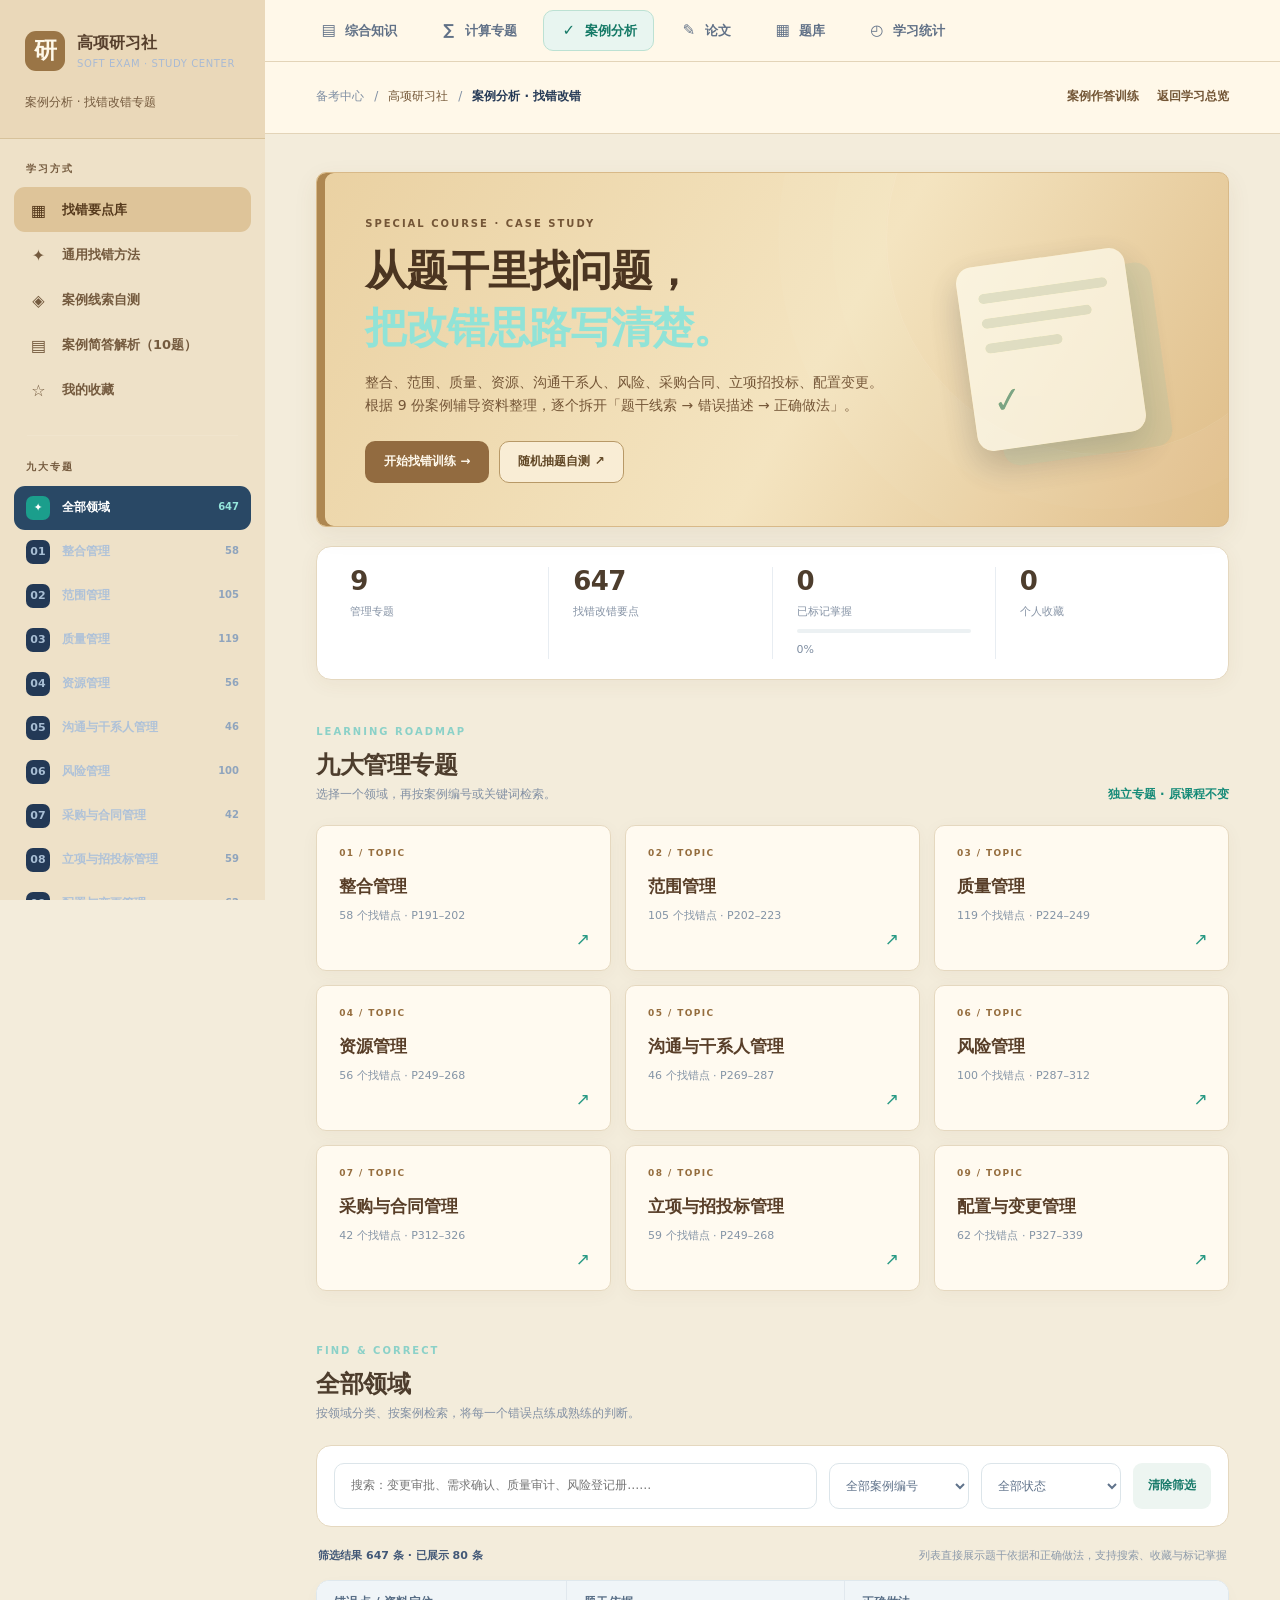
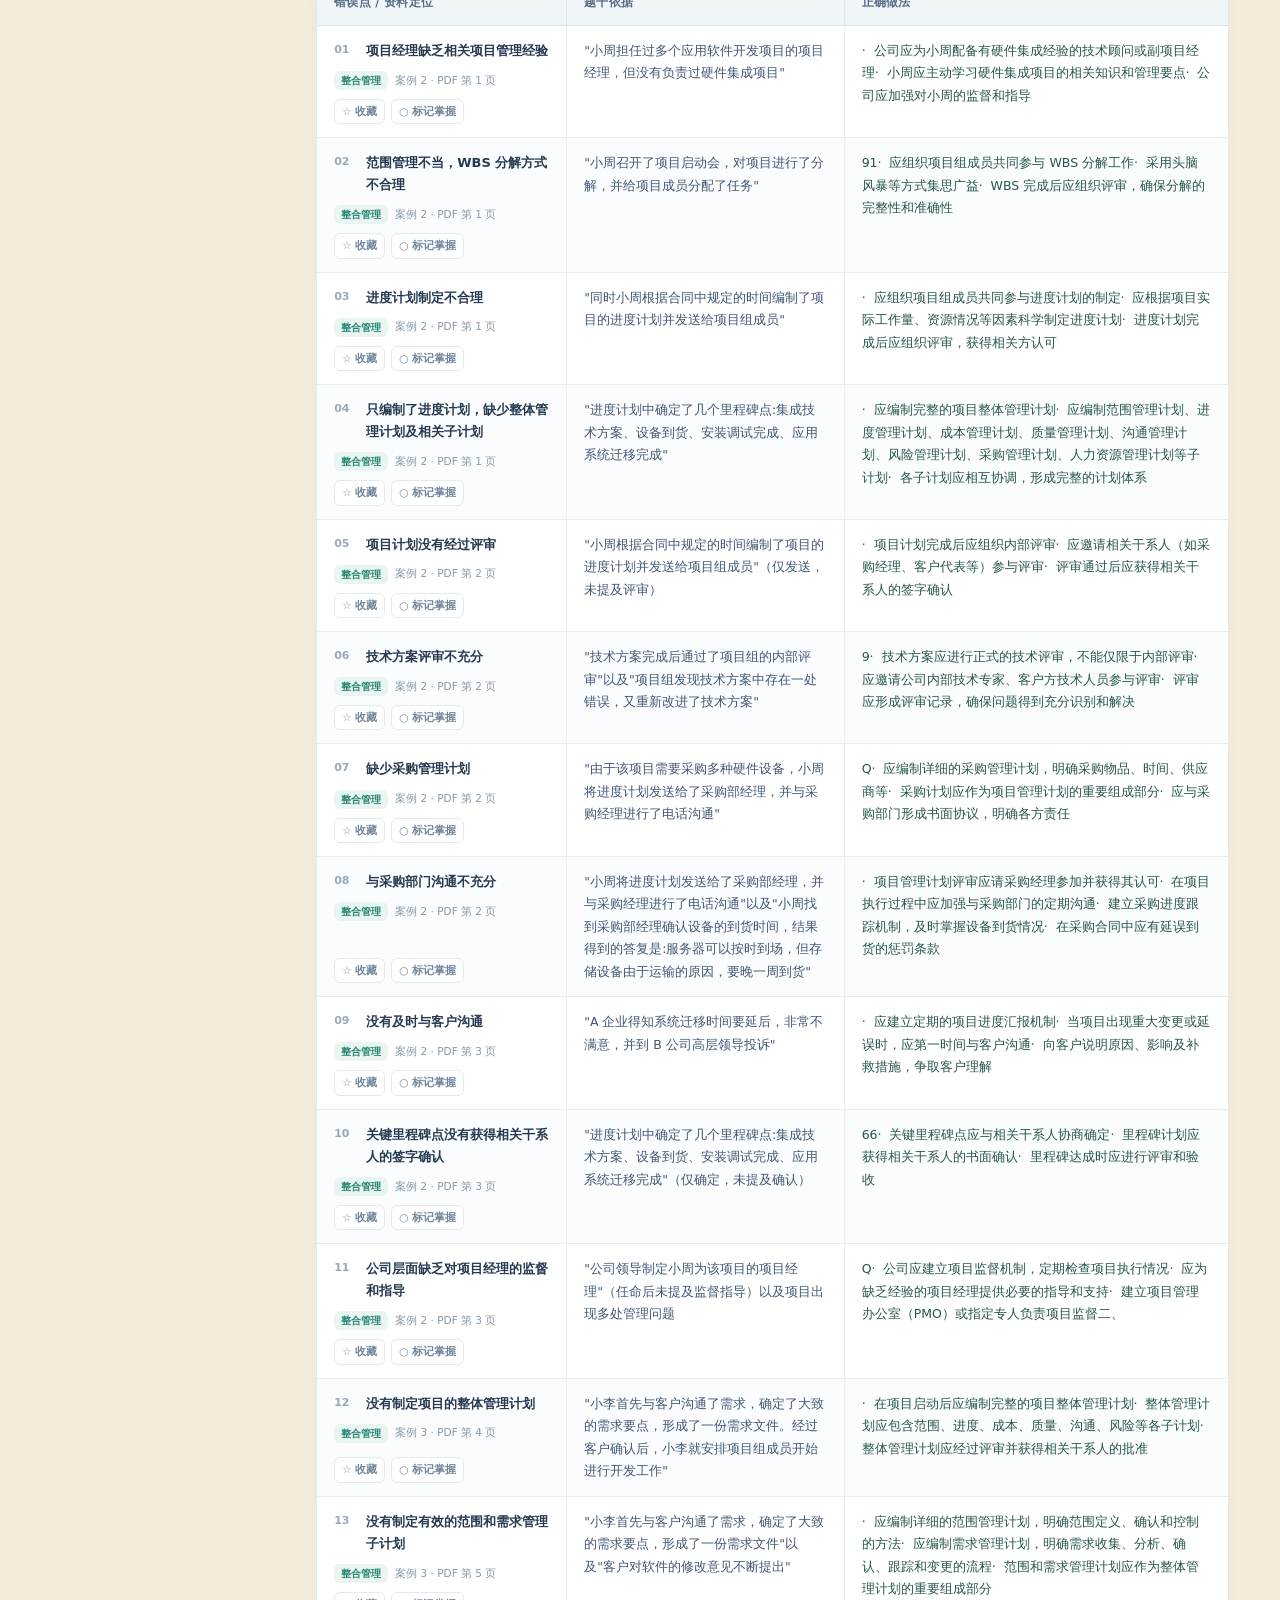
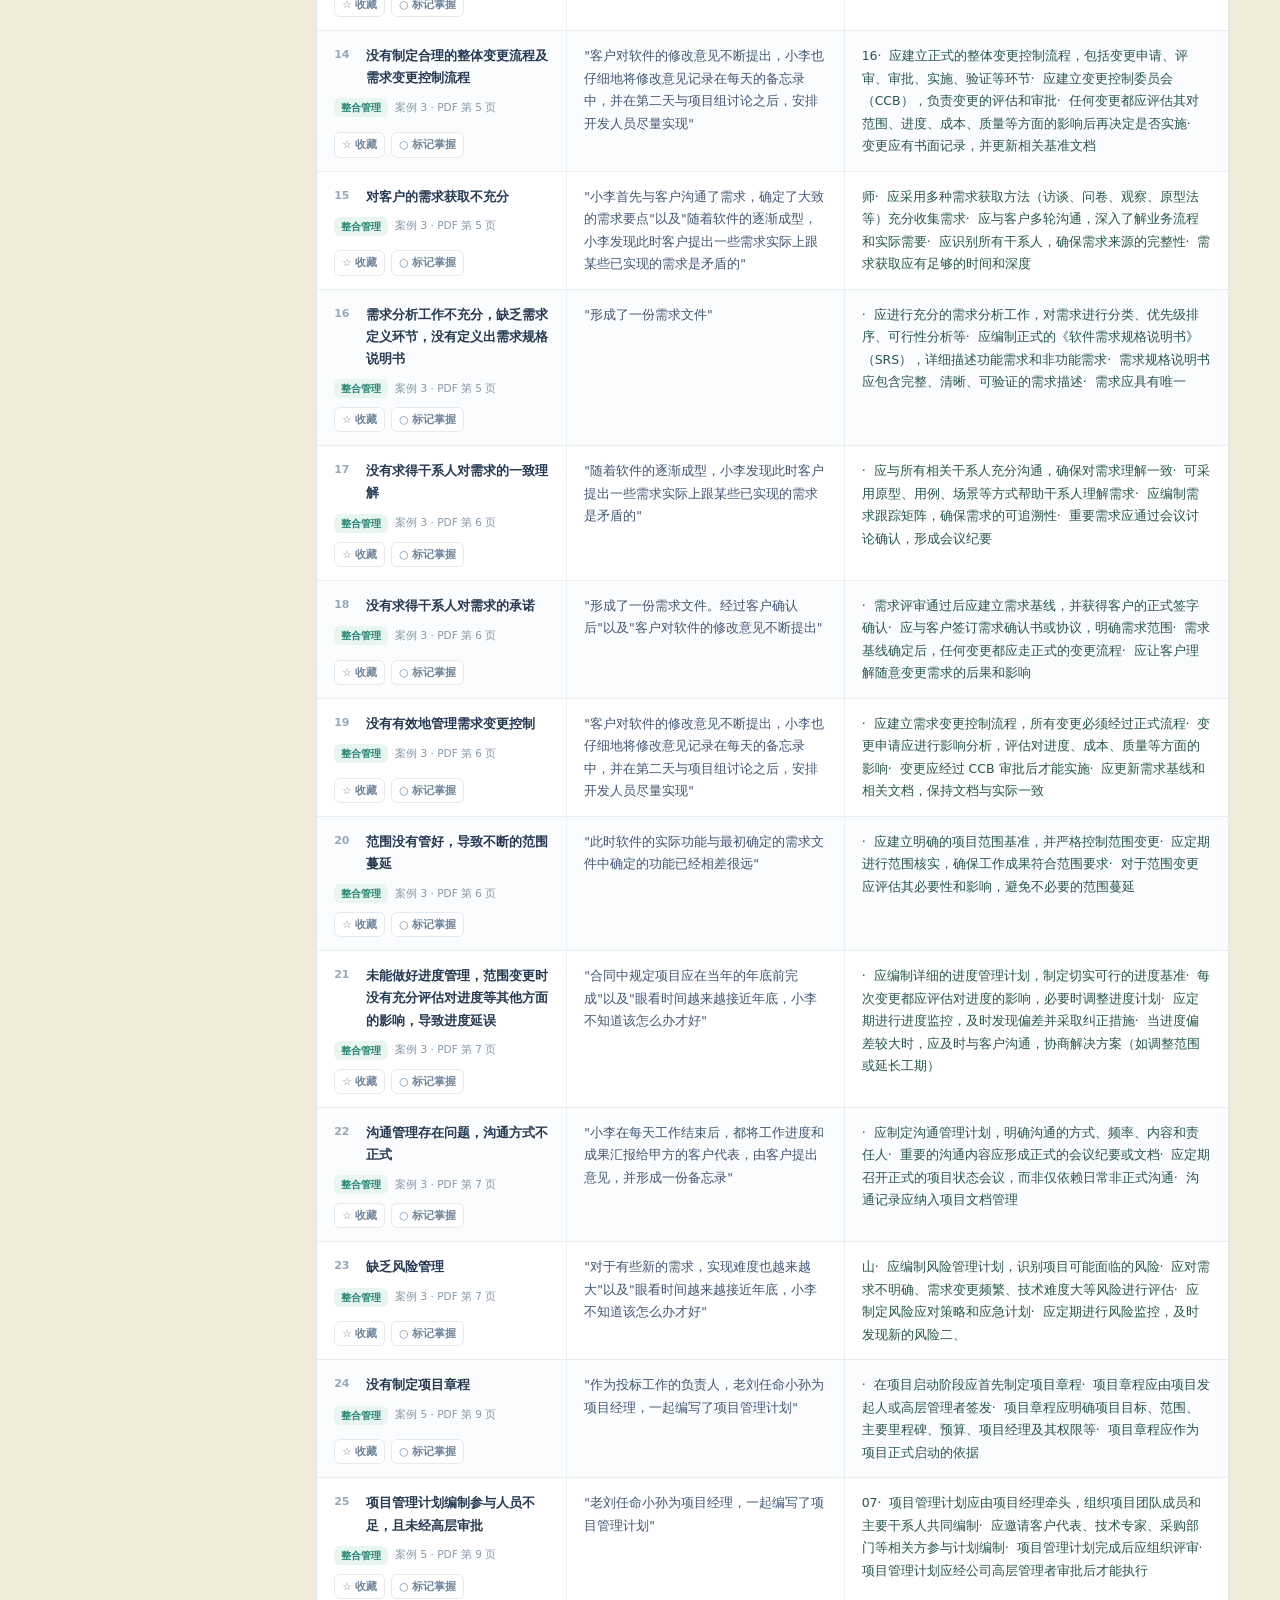
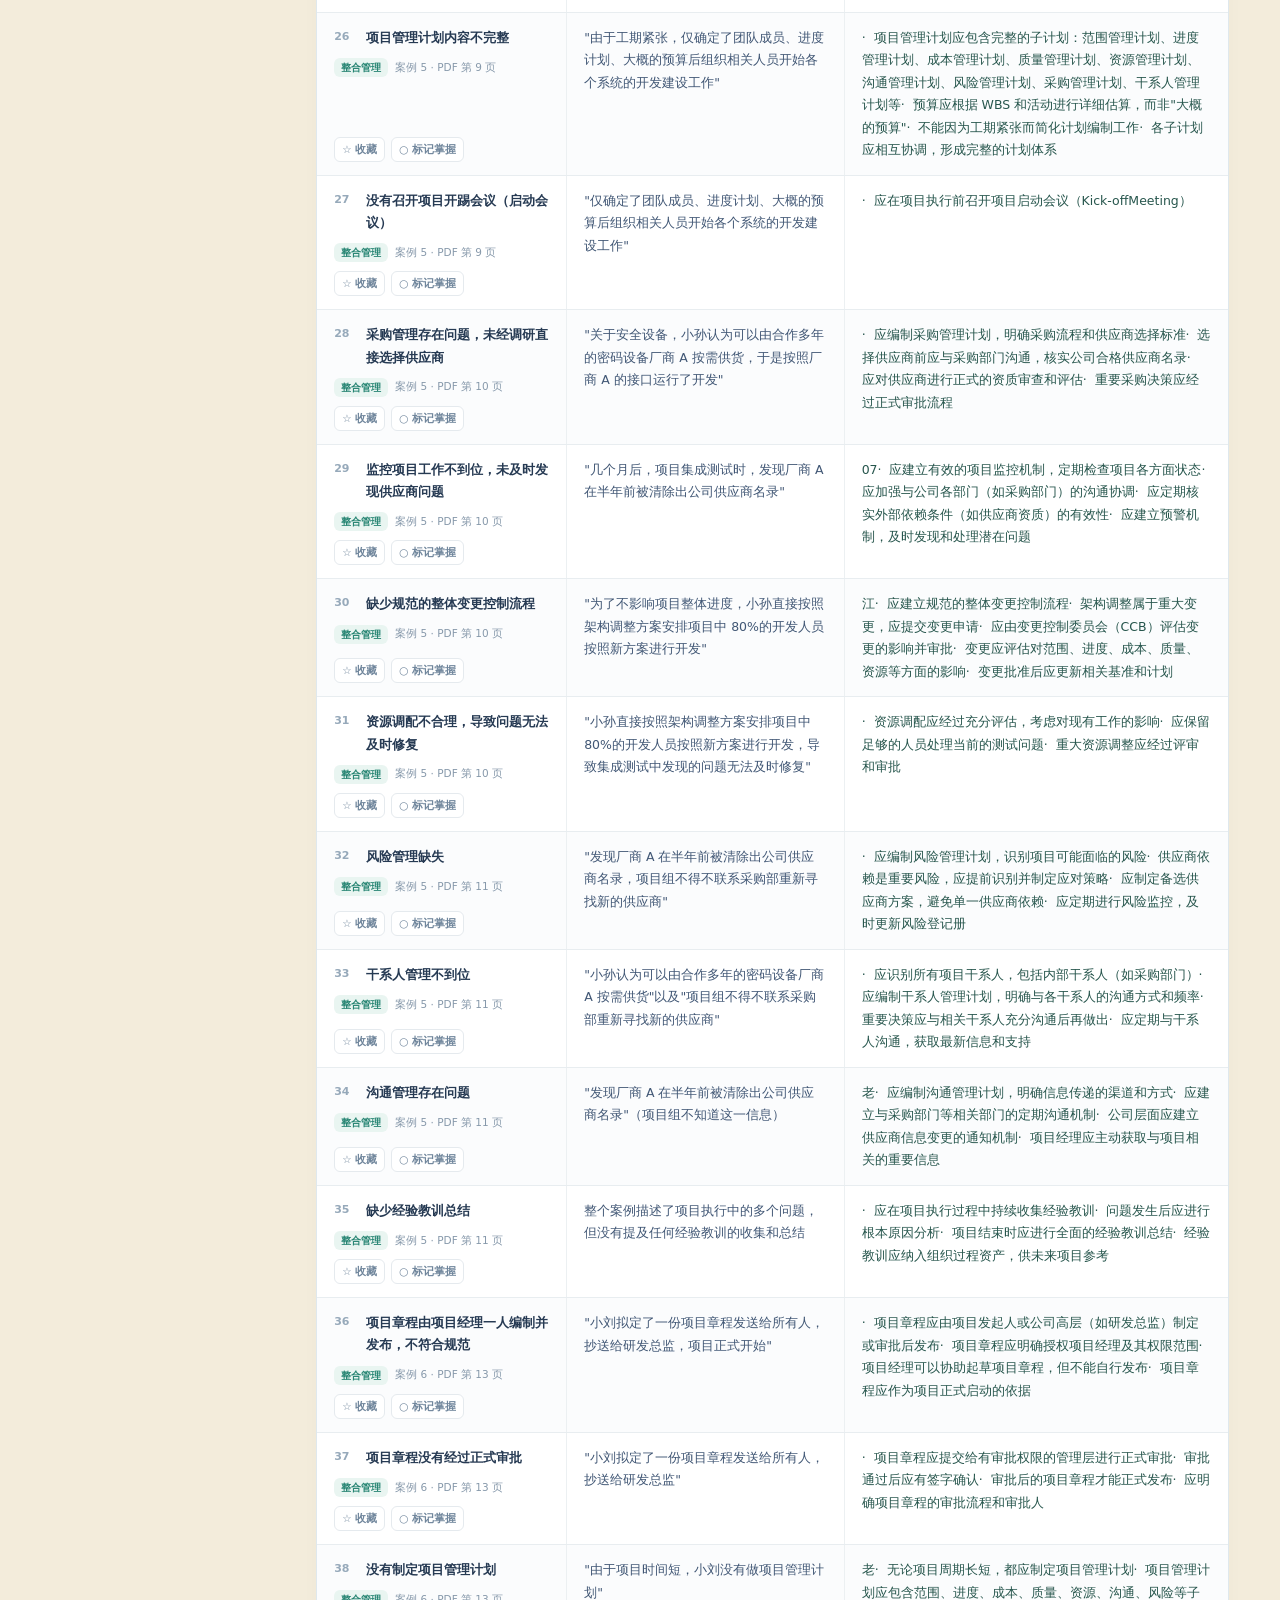
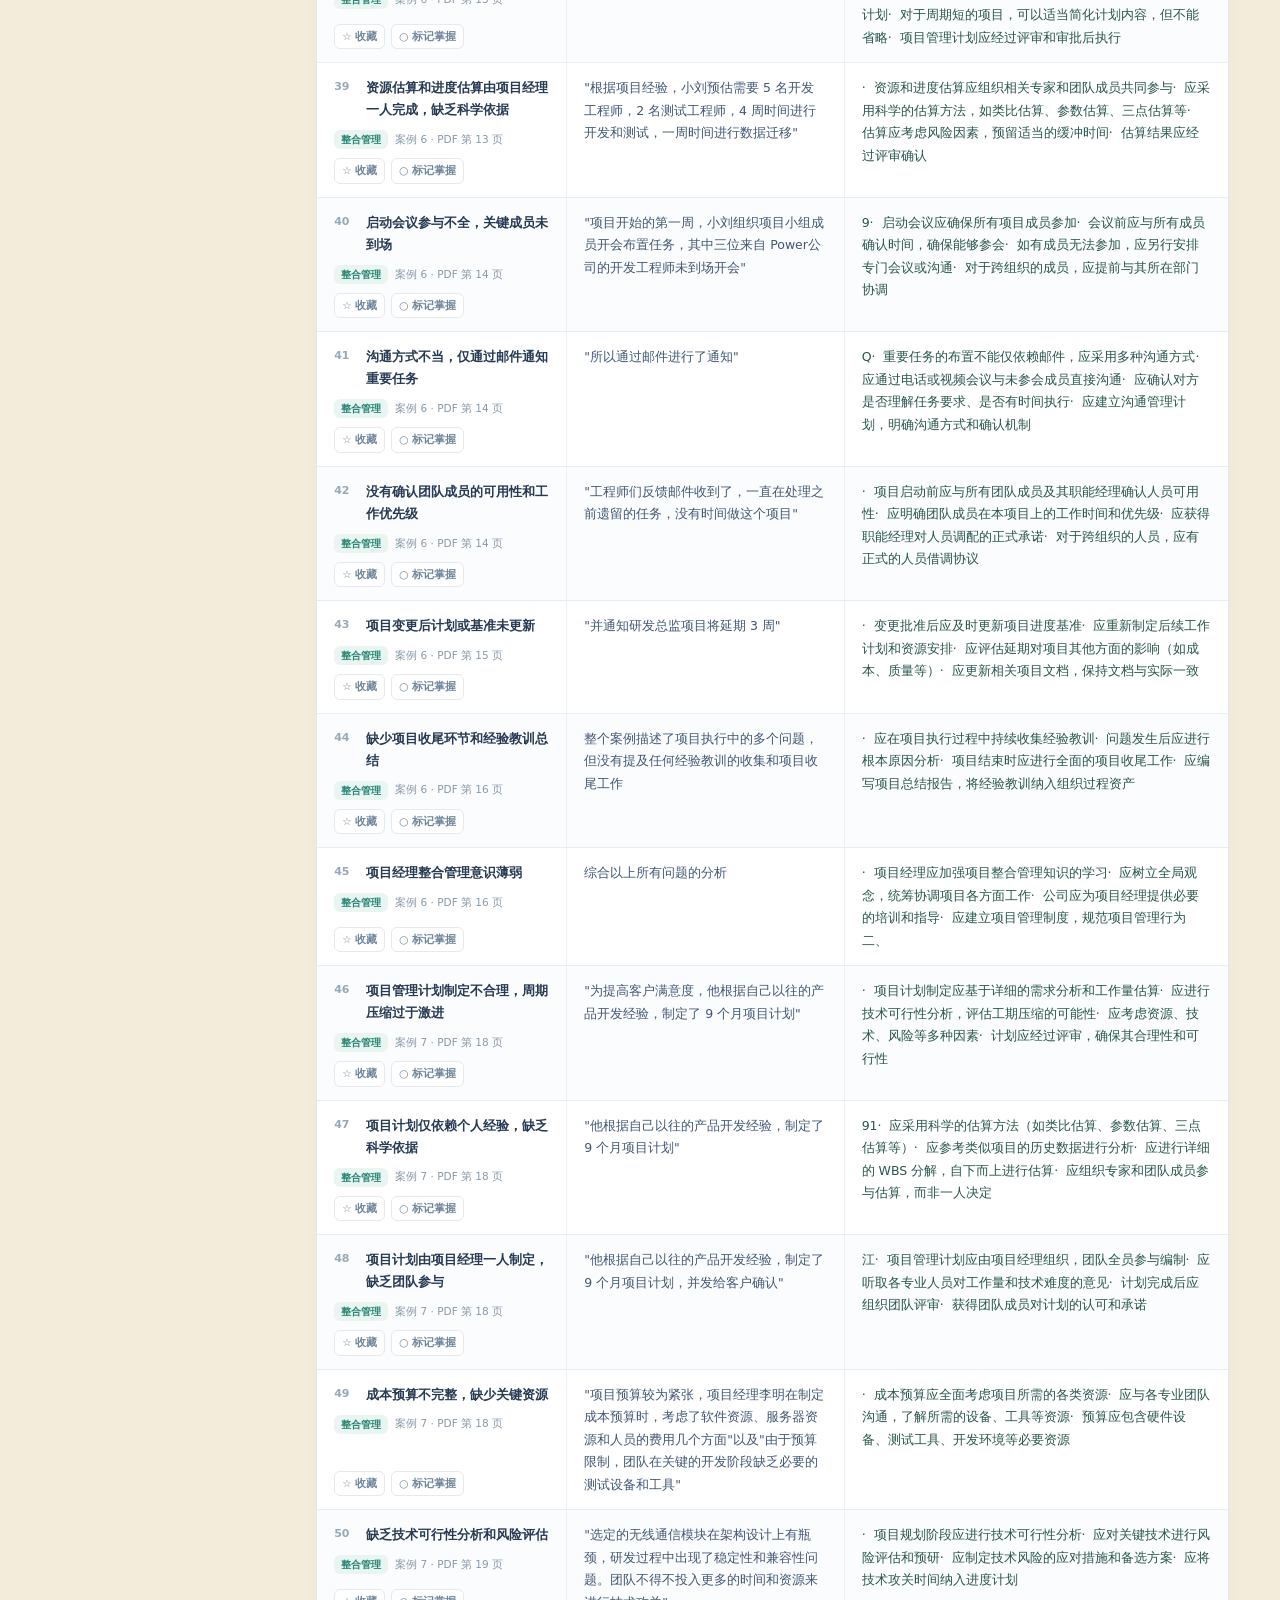
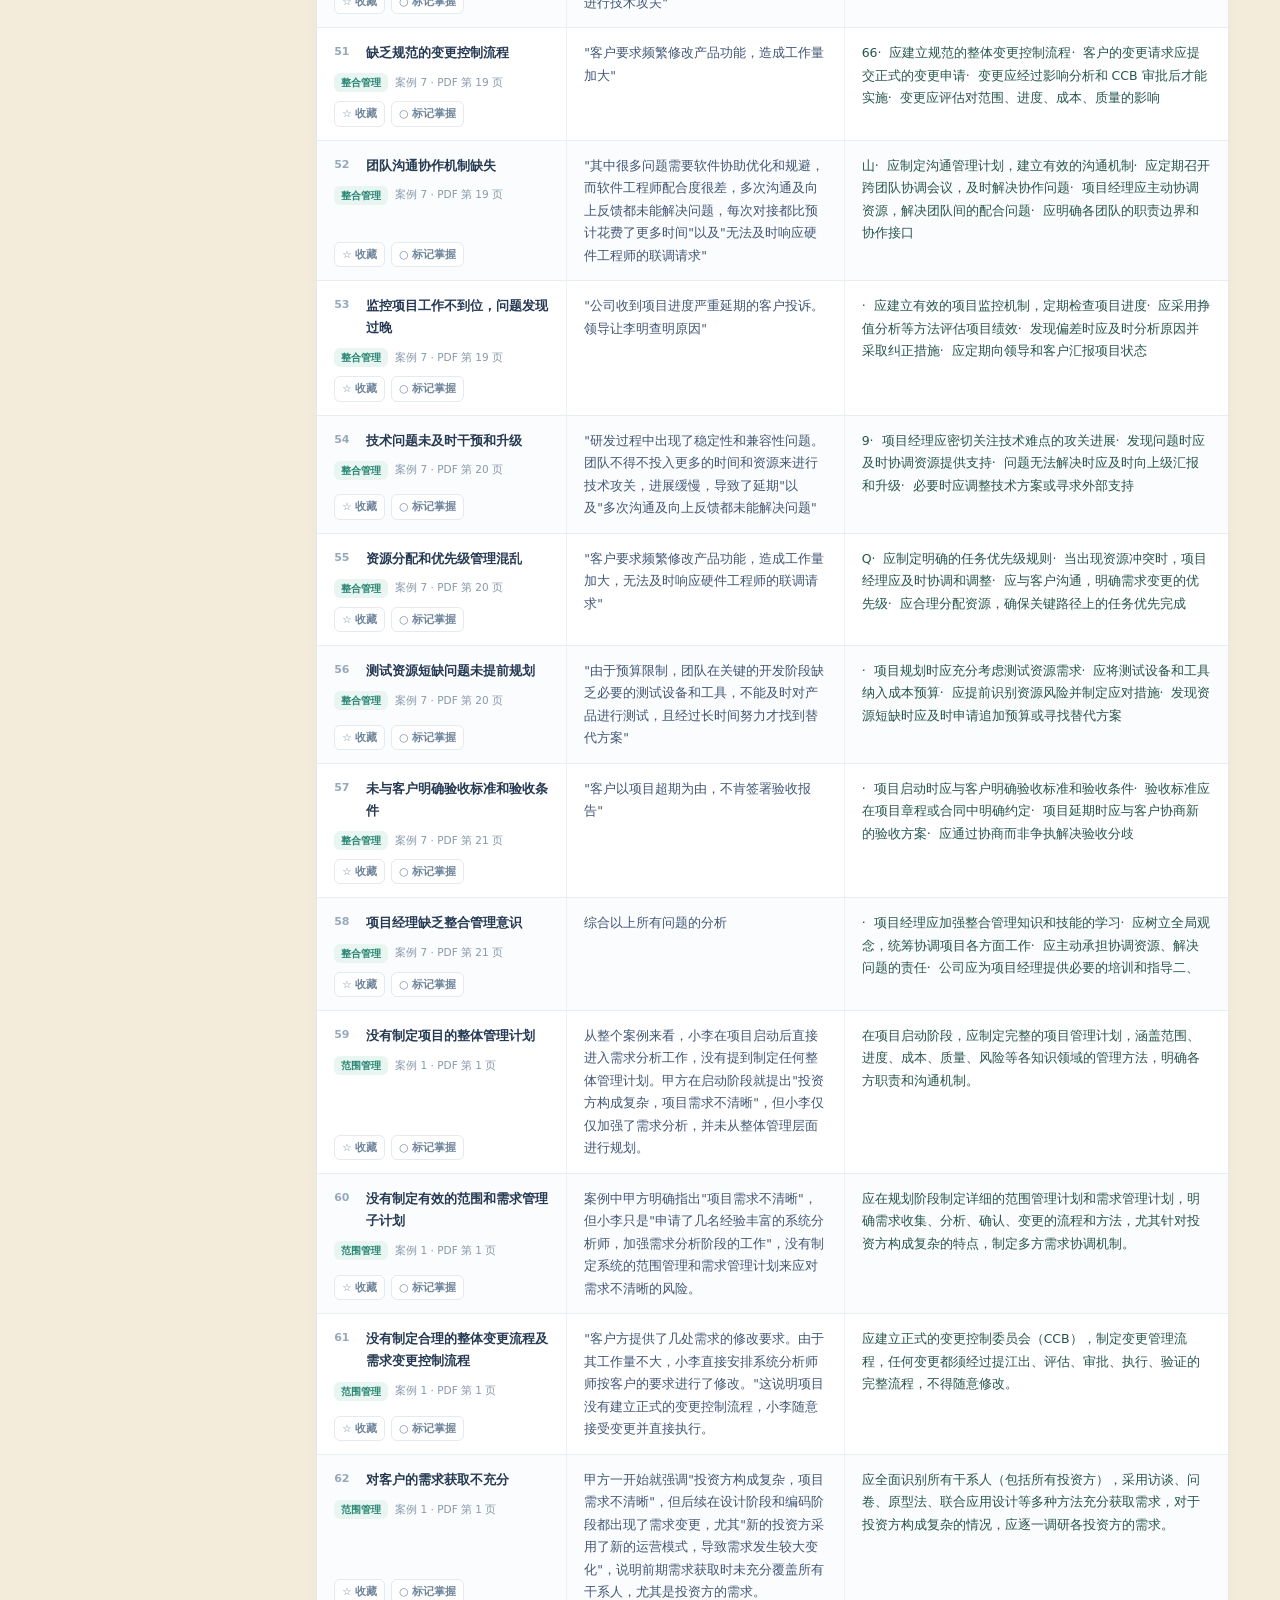
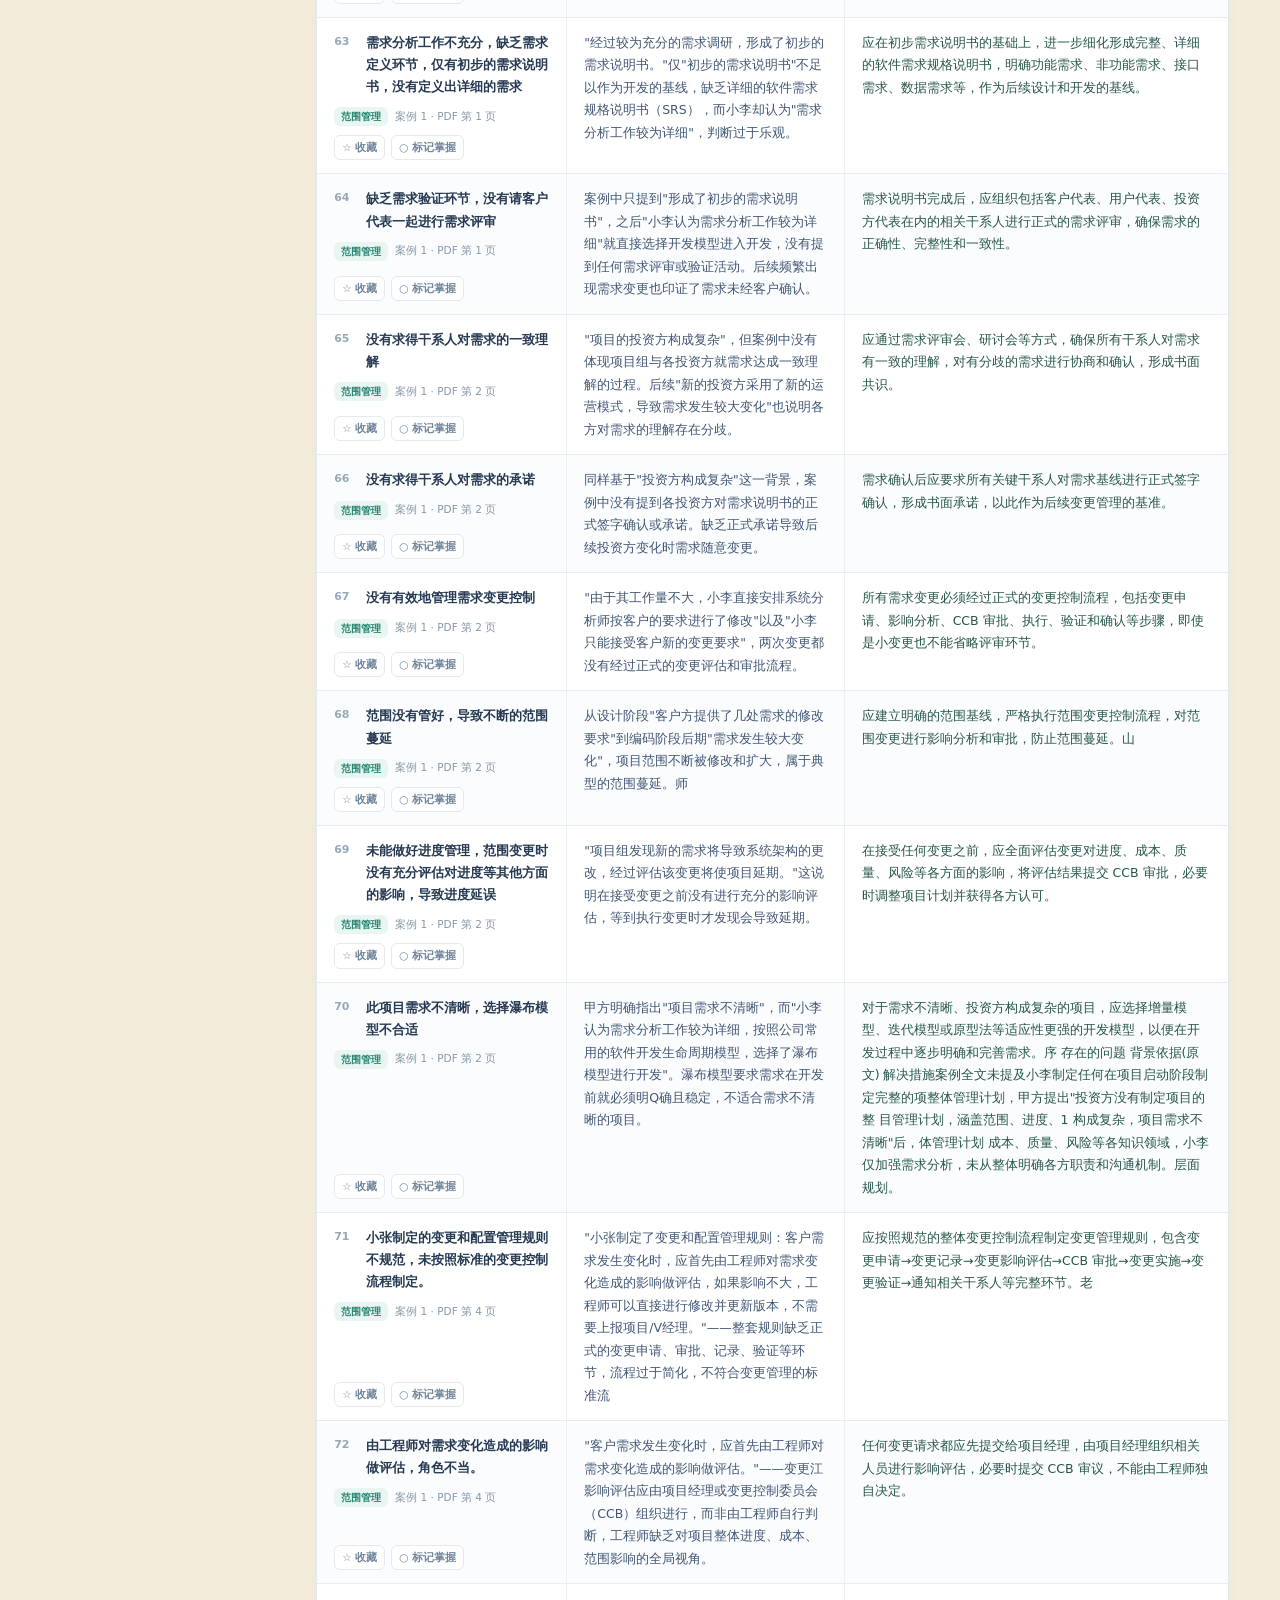
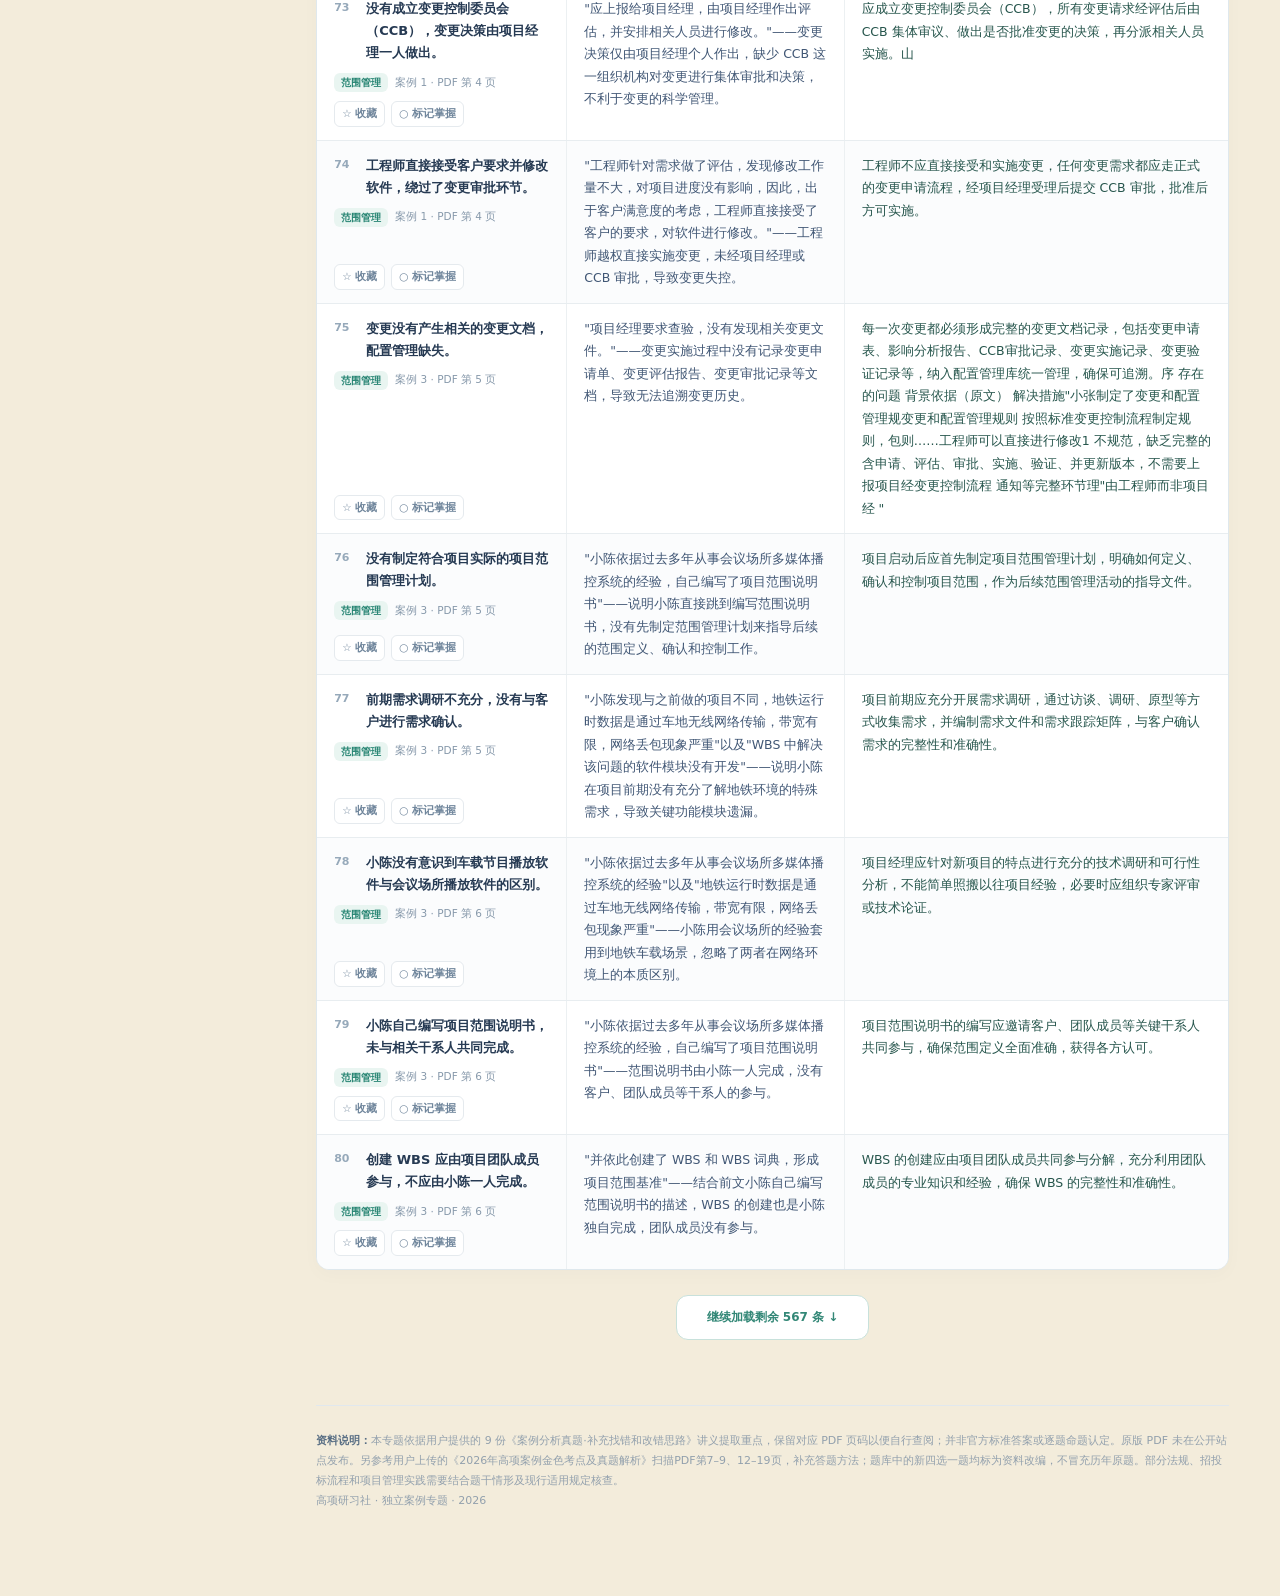
<file: cases/index.html>
<!doctype html>
<html lang="zh-CN">
<head>
<meta charset="UTF-8" />
<meta name="viewport" content="width=device-width,initial-scale=1" />
<meta name="theme-color" content="#f3ecdb" />
<meta name="description" content="高项研习社案例分析找错改错专题：整合、范围、质量、资源、沟通干系人、风险、采购合同、立项招投标、配置变更，按题干线索梳理错误点与改正措施。" />
<title>案例分析 · 找错改错专题 | 高项研习社</title>
<link rel="stylesheet" href="./style.css?v=2.6.0" /><link rel="stylesheet" href="../assets/nav-six.css?v=1.2" /><link rel="stylesheet" href="../assets/module-embedded.css?v=1.0" /><script>if(new URLSearchParams(location.search).get("embed")==="1")document.documentElement.classList.add("is-embedded")</script>
<link rel="stylesheet" href="../assets/module-ui-v4.css?v=2.0" />
</head>
<body>
<div class="layout">
<aside class="side" aria-label="案例分析目录">
 <div class="side-head">
  <a class="logo" href="../index.html#/home"><span class="logo-symbol">研</span><span><strong>高项研习社</strong><small>SOFT EXAM · STUDY CENTER</small></span></a>
  <p class="side-description">案例分析 · 找错改错专题</p>
 </div>
 <div class="side-menu">
  <div class="side-label">学习方式</div>
  <button class="side-link selected" type="button" data-view="library"><span class="link-icon">▦</span>找错要点库</button>
  <button class="side-link" type="button" data-view="method"><span class="link-icon">✦</span>通用找错方法</button>
  <button class="side-link" type="button" data-view="practice"><span class="link-icon">◈</span>案例线索自测</button>
  <button class="side-link" type="button" data-view="gold"><span class="link-icon">▤</span>案例简答解析（10题）</button>
  <button class="side-link" type="button" data-view="favorites"><span class="link-icon">☆</span>我的收藏</button>
  <div class="side-divider"></div>
  <div class="side-label">九大专题</div>
  <div id="topic-nav"></div>
 </div>
 <div class="side-bottom">学习记录只保存在当前浏览器。<br/>原有 24 章和题库均保留，新增案例改编题以原PDF页码标注。</div>
</aside>
<div class="workspace">
<nav class="study-six-nav" aria-label="六大备考模块">
 <a class="study-six-link" href="../index.html#/home" ><span class="six-nav-symbol">▤</span>综合知识</a>
 <a class="study-six-link" href="../index.html#/calculations" ><span class="six-nav-symbol">∑</span>计算专题</a>
 <a class="study-six-link" href="../index.html#/casebook" aria-current="page"><span class="six-nav-symbol">✓</span>案例分析</a>
 <a class="study-six-link" href="../index.html#/essays" ><span class="six-nav-symbol">✎</span>论文</a>
 <a class="study-six-link" href="../index.html#/practice" ><span class="six-nav-symbol">▦</span>题库</a>
 <a class="study-six-link" href="../index.html#/progress" ><span class="six-nav-symbol">◴</span>学习统计</a>
</nav>
<header class="topbar">
 <div class="breadcrumb"><span>备考中心</span><span> / </span><a href="../index.html#/home">高项研习社</a><span> / </span><b>案例分析 · 找错改错</b></div>
 <nav class="toplinks"><a href="../index.html#/cases">案例作答训练</a><a href="../index.html#/home">返回学习总览</a></nav>
</header>
<main class="main">
 <nav class="case-embedded-local-nav" aria-label="案例分析内部功能"><button type="button" data-view="library" class="selected">找错要点库</button><button type="button" data-view="method">通用找错方法</button><button type="button" data-view="practice">线索随机自测</button><button type="button" data-view="gold">案例简答解析</button><button type="button" data-view="favorites">我的收藏</button></nav>
 <div class="mobile-topic"><select id="topic-select" aria-label="切换案例管理领域"><option value="all">全部领域</option></select></div>
 <section class="hero">
  <div>
    <div class="eyebrow">SPECIAL COURSE · CASE STUDY</div>
    <h1>从题干里找问题，<br/><em>把改错思路写清楚。</em></h1>
    <p>整合、范围、质量、资源、沟通干系人、风险、采购合同、立项招投标、配置变更。根据 9 份案例辅导资料整理，逐个拆开「题干线索 → 错误描述 → 正确做法」。</p>
    <div class="hero-buttons"><button id="hero-start" class="button button-white" type="button">开始找错训练 →</button><button id="hero-practice" class="button button-outline" type="button">随机抽题自测 ↗</button></div>
  </div>
  <div class="hero-side" aria-hidden="true"><div class="hero-figure"><div class="hero-paper"><span></span><span></span><span></span><b>✓</b></div></div></div>
 </section>
 <div class="metrics">
   <div class="metric"><strong id="stat-domains">9</strong><label>管理专题</label></div>
   <div class="metric"><strong id="stat-cards">—</strong><label>找错改错要点</label></div>
   <div class="metric"><strong id="stat-mastered">0</strong><label>已标记掌握</label><div class="progress-bar"><i id="progress-fill"></i></div><div class="progress-hint" id="progress-value">0%</div></div>
   <div class="metric"><strong id="stat-favs">0</strong><label>个人收藏</label></div>
 </div>

 <section id="main-library">
  <div class="heading"><div><span class="eyebrow">LEARNING ROADMAP</span><h2>九大管理专题</h2><p>选择一个领域，再按案例编号或关键词检索。</p></div><span class="line-link">独立专题 · 原课程不变</span></div>
  <div id="topic-grid" class="domain-grid"></div>
  <div class="study-area">
   <div class="heading"><div><span class="eyebrow">FIND & CORRECT</span><h2 id="current-domain">全部领域</h2><p id="domain-summary">按领域分类、按案例检索。</p></div></div>
   <div class="toolbar">
    <input id="search-field" type="search" aria-label="检索找错要点" placeholder="搜索：变更审批、需求确认、质量审计、风险登记册……" autocomplete="off" />
    <select id="case-filter" aria-label="筛选案例编号"><option value="all">全部案例编号</option></select>
    <select id="filter-select" aria-label="筛选掌握状态"><option value="all">全部状态</option><option value="unmastered">未掌握</option><option value="mastered">已掌握</option><option value="favorite">我的收藏</option></select>
    <button id="clear-filters" type="button" class="clear">清除筛选</button>
   </div>
   <div class="results-line"><b id="result-count">筛选结果 — 条</b><span>列表直接展示题干依据和正确做法，支持搜索、收藏与标记掌握</span></div>
   <div id="cards-list" class="mistake-list" role="table" aria-label="找错改错完整对照列表"></div>
   <div id="empty-result" class="empty-box" hidden>当前条件下没有符合的找错点，请调整关键词或领域。</div>
   <button id="load-more" type="button" class="load-button" hidden>加载更多找错点 ↓</button>
  </div>
 </section>
 <section id="main-method" hidden>
  <div class="heading"><div><span class="eyebrow">METHOD / ANSWER FRAMEWORK</span><h2>案例找错的通用方法</h2><p>用管理过程的逻辑去定位问题，不是只背一串关键词。</p></div></div>
  <div class="method-intro"><h3>答题三步：定位事实 → 指出错误 → 给出可执行改正</h3><p>1. 先圈题干中的<strong>角色、流程、时间顺序、批准、记录、标准、检查</strong>等信号词。</p><p>2. 归入相关领域（如范围、变更、质量、风险），对照正常流程找被跳过的环节。</p><p>3. 写答案时不要只说「管理不到位」，而要补上<strong>谁来做、按什么依据、如何评审和留痕、如何验证</strong>。</p></div>
  <div id="method-grid" class="method-grid"></div>
  <div class="method-intro" style="margin-top:18px">
   <h3>新增：案例金色考点 · 四个核查维度</h3>
   <p><strong>来源：</strong>《2026年高项案例金色考点及真题解析》PDF 第 7–9、12–19 页。以下为复习性归纳，并非原资料全文或官方标准答案。</p>
   <p><strong>① 管理过程：</strong>计划、执行、监控、变更、验收与收尾有没有按授权和顺序落实。</p>
   <p><strong>② 人员和职责：</strong>谁提出、谁分析、谁审核批准、谁执行、谁验证，责任是否明确。</p>
   <p><strong>③ 文档和证据：</strong>计划、范围基准、WBS、风险登记册、变更日志、验收文件是否建立并更新。</p>
   <p><strong>④ 纠偏有效性：</strong>是否评估对进度、成本、质量与风险的连锁影响，有无验收、记录和闭环。</p>
   <p><strong>答题提醒：</strong>多写独立的得分点，按“题干依据 → 不妥之处 → 正确措施”逐条对应，别用“项目管理不到位”代替具体回答。</p>
  </div>
  <div class="heading"><div><h2>可复用的作答框架</h2><p>把题干事实写进答案，避免只写概念。</p></div><button id="copy-template" class="button" type="button">复制答题框架</button></div>
  <div class="template"><strong>错误：</strong>题干中【关键事实】说明项目在【具体管理过程】存在【明确错误或缺失环节】。<br/><strong>改正：</strong>应由【责任人】依据【计划、标准或管理流程】，完成【评估与审批】，再【执行和跟踪】，并形成【记录、验证结果和更新文件】。</div>
 </section>
 <section id="main-gold" hidden>
  <div class="heading"><div><span class="eyebrow">GOLDEN CASE · LONG ANSWER</span><h2>案例简答解析 · 典型题</h2><p>原书案例题型保留简答训练方式；题干为情境摘要，答案是复习用评分要点归纳，不逐字复制原卷。</p></div></div>
  <div class="method-intro">
   <h3>已核对 10 组典型题目</h3>
   <p>资料：《2026年高项案例金色考点及真题解析》扫描PDF，现阶段对应 PDF 第 193、196、210、440、476 页。每条列出来源和答案要点，题型与综合知识四选一改编题分开管理；全书未核实的案例尚未批量导入。</p>
  </div>
  <div id="gold-case-list" class="gold-case-list" aria-label="案例简答训练题干和参考要点对照列表"></div>
 </section>
 <section id="main-practice" hidden>
  <div class="heading"><div><span class="eyebrow">ACTIVE RECALL</span><h2>线索识别 · 随机自测</h2><p>先只看题干中的关键线索，自己说出错误点及正确做法，然后揭晓讲义思路。</p></div><button id="quiz-new" class="button" type="button">重新抽取 15 题 ↻</button></div>
  <div class="practice-box">
   <div class="practice-head"><span id="quiz-progress">题目 — / 15</span><span id="quiz-domain">案例分析</span></div>
   <div class="practice-stem">BACKGROUND CLUE · 题干定位线索</div>
   <h3 id="quiz-clue">选择抽题后展示题干线索。</h3>
   <div id="quiz-answer" class="quiz-answer" hidden></div>
   <div class="practice-actions"><button id="quiz-prev" type="button">← 上一题</button><button id="quiz-reveal" class="primary" type="button">揭晓找错与改错思路</button><button id="quiz-next" type="button">下一题 →</button></div>
   <p class="practice-notes">这是基于讲义的辨识练习，不是原始真题的逐字复刻；具体问题以当次试卷题干为准。</p>
  </div>
 </section>
 <section id="main-favorites" hidden>
  <div class="heading"><div><span class="eyebrow">SAVED FOR REVIEW</span><h2>我的收藏</h2><p>把容易混淆的错误点集中起来复习，保留在此设备的浏览器中。</p></div></div>
  <div id="favorite-list" class="favorite-list"></div>
 </section>
 <footer class="attribution"><b>资料说明：</b>本专题依据用户提供的 9 份《案例分析真题·补充找错和改错思路》讲义提取重点，保留对应 PDF 页码以便自行查阅；并非官方标准答案或逐题命题认定。原版 PDF 未在公开站点发布。另参考用户上传的《2026年高项案例金色考点及真题解析》扫描PDF第7–9、12–19页，补充答题方法；题库中的新四选一题均标为资料改编，不冒充历年原题。部分法规、招投标流程和项目管理实践需要结合题干情形及现行适用规定核查。<br/>高项研习社 · 独立案例专题 · 2026</footer>
</main>
</div>
</div>
<script src="./data/integration.js"></script>
<script src="./data/scope.js"></script>
<script src="./data/quality.js"></script>
<script src="./data/resources.js"></script>
<script src="./data/communication.js"></script>
<script src="./data/risk.js"></script>
<script src="./data/procurement.js"></script>
<script src="./data/initiation.js"></script>
<script src="./data/configuration.js"></script>
<script src="./data/gold-questions.js?v=1.0"></script><script src="./app.js?v=2.6.0"></script><script src="../assets/embed-bridge.js?v=1.0"></script>
</body>
</html>
</file>
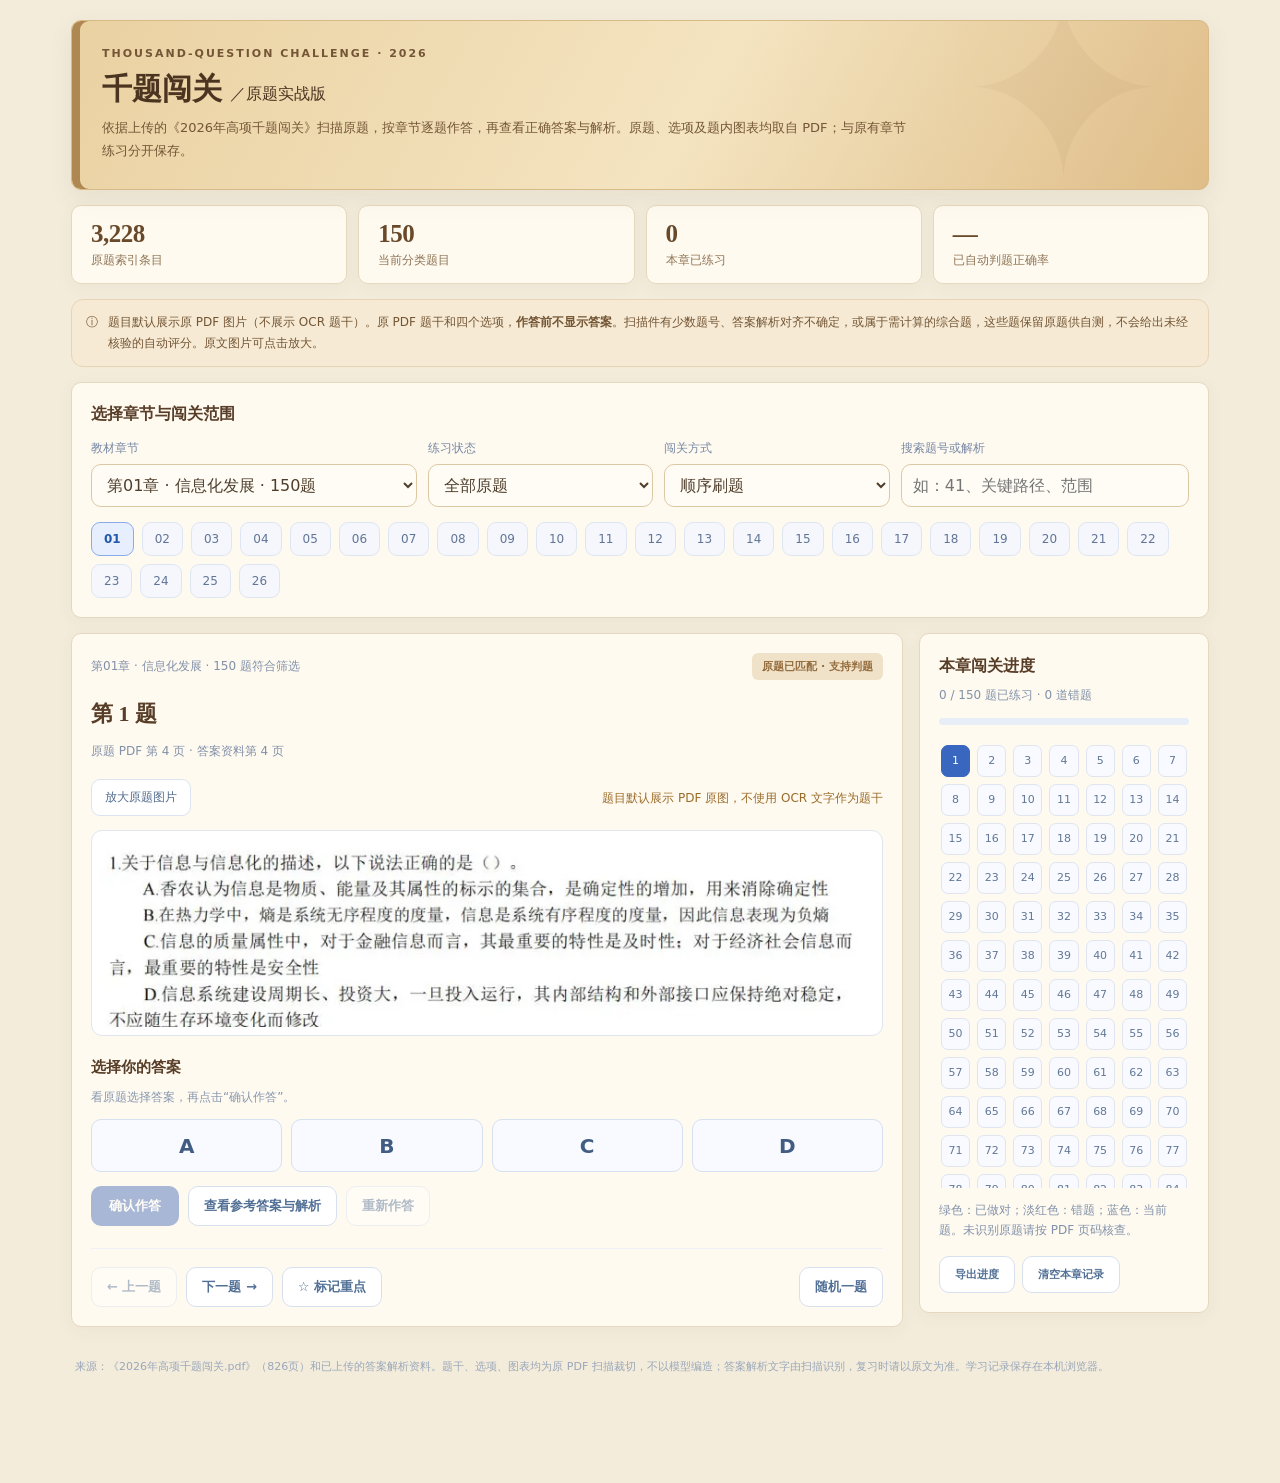
<file: challenge/index.html>
<!doctype html>
<html lang="zh-CN">
<head><meta charset="utf-8"><meta name="viewport" content="width=device-width, initial-scale=1"><meta name="theme-color" content="#f3ecdb"><title>千题闯关 · 高项研习社</title>
<style>
:root{font-family:Inter,"PingFang SC","Microsoft YaHei",system-ui,sans-serif;color:#243859;background:#f5f7fb}*{box-sizing:border-box}body{margin:0;background:#f5f7fb}button,select,input{font:inherit}button{cursor:pointer}button:disabled{opacity:.45;cursor:not-allowed}.wrap{max-width:1170px;margin:auto;padding:20px 16px 90px}.hero{padding:26px 30px;border-radius:19px;color:#fff;background:linear-gradient(115deg,#1c2f55,#4569a9);position:relative;overflow:hidden}.hero:after{content:"✦";font-size:250px;opacity:.055;position:absolute;right:40px;top:-75px;pointer-events:none}.kicker{font-size:11px;color:#bdcef3;letter-spacing:2px;font-weight:700}.hero h1{font-size:30px;margin:9px 0 8px;line-height:1.3}.hero h1 span{font-size:16px;color:#c7d7f5;font-weight:500}.hero p{font-size:13px;color:#d7e4ff;line-height:1.8;max-width:810px;margin:0}.statgrid{display:grid;grid-template-columns:repeat(4,1fr);gap:11px;margin:15px 0}.stat{background:white;border:1px solid #e1e8f3;border-radius:15px;padding:14px 19px;box-shadow:0 4px 20px #233b6407}.stat strong{display:block;font-size:25px;color:#273e6d;letter-spacing:-.5px}.stat span{display:block;font-size:12px;color:#8190a6;margin-top:4px}.panel{border:1px solid #e1e7f0;background:#fff;border-radius:17px;padding:19px;box-shadow:0 5px 20px #233b6406;margin-bottom:15px}.notice{display:flex;gap:10px;background:#eef3fc;border:1px solid #dae6fa;color:#4b6592;border-radius:12px;padding:12px 14px;font-size:12px;line-height:1.75;margin:0 0 15px}.filterhead{font-size:16px;font-weight:800;color:#203a62;margin:0 0 13px}.filtergrid{display:grid;grid-template-columns:1.3fr .9fr .9fr 1.15fr;gap:11px}.field label{display:block;font-size:12px;color:#7788a4;margin-bottom:7px}.field input,.field select{width:100%;height:43px;border:1px solid #dce4f2;border-radius:10px;background:#fbfcff;color:#344866;padding:0 11px;outline:none}.field input:focus,.field select:focus{border-color:#85a9e7;box-shadow:0 0 0 3px #dceaff}.ch-grid{display:flex;flex-wrap:wrap;gap:8px;margin-top:15px}.ch-grid button{background:#f5f7fc;border:1px solid #dfe6f3;color:#627597;border-radius:9px;font-size:12px;padding:9px 12px;min-width:40px}.ch-grid button.active{background:#e7efff;color:#2458ac;border-color:#8aacec;font-weight:750}.practice{display:grid;grid-template-columns:minmax(0,1fr) 290px;gap:16px;align-items:start}.qcard{min-width:0}.qmeta{display:flex;align-items:center;flex-wrap:wrap;gap:9px;font-size:12px;color:#8190a9}.qmeta .right{margin-left:auto}.tag{background:#edf3ff;color:#365fa8;padding:6px 10px;border-radius:20px;font-weight:750;font-size:11px}.tag.warn{background:#fff4df;color:#9a6818}.qcard h2{font-size:22px;color:#233d66;margin:17px 0 10px}.subline{font-size:12px;color:#8291aa;line-height:1.8;margin:0 0 17px}.scanned{border:1px solid #e0e6f0;background:#fff;border-radius:11px;padding:8px 7px;overflow:hidden}.scanned img{display:block;width:100%;height:auto;margin:0 auto;object-fit:contain;cursor:zoom-in}.scanned p{margin:0;color:#6f829d;padding:16px;line-height:1.8;font-size:13px}.scan-label{font-size:11px;color:#91a1bb;text-align:right;margin:8px 2px 0}.question-tools{display:flex;justify-content:space-between;align-items:center;margin:14px 0;gap:8px;flex-wrap:wrap}.mini-btn{font-size:12px;background:#fff;border:1px solid #dce4f1;color:#526b8f;padding:9px 13px;border-radius:9px}.choiceheading{font-weight:800;font-size:15px;color:#29446e;margin:20px 0 8px}.choicehelp{font-size:12px;color:#8898b0;line-height:1.7;margin:0 0 12px}.choices{display:grid;grid-template-columns:repeat(4,1fr);gap:9px}.choices button{min-height:53px;border:1px solid #d6e0f1;background:#f8faff;border-radius:10px;color:#425d82;font-size:20px;font-weight:800;transition:all .15s}.choices button.sel{border-color:#4370ca;color:#2754a7;background:#eaf1ff;box-shadow:0 0 0 2px #cbdcff inset}.choices button.correct{border-color:#64b48e;color:#237b50;background:#e9f8ef}.choices button.wrong{border-color:#da9393;color:#a84848;background:#ffeded}.submitline{display:flex;gap:9px;align-items:center;flex-wrap:wrap;margin:14px 0 0}.btn-main{border:0;border-radius:10px;padding:11px 18px;background:#4167b8;color:#fff;font-size:13px;font-weight:750}.btn-line{border:1px solid #d7e0ef;background:#fff;border-radius:10px;padding:10px 15px;color:#527096;font-weight:700;font-size:13px}.result{border-radius:12px;padding:13px 15px;line-height:1.75;font-size:13px;margin:14px 0 0;background:#eef3fc;border:1px solid #dfe8f7;color:#405f90}.result.good{background:#eaf9f1;border-color:#b6e5c9;color:#24764f}.result.bad{background:#fff1f0;border-color:#f2c5c1;color:#9d4545}.answer-panel{border:1px solid #dce7f6;background:#f9fbff;border-radius:14px;padding:17px;margin-top:14px}.answer-panel h3{font-size:15px;margin:0 0 12px;color:#314b78}.ansbig{font-size:24px;color:#2f61bd;font-weight:900;letter-spacing:2px}.explain{white-space:pre-wrap;overflow-wrap:anywhere;line-height:1.85;font-size:13px;color:#4b6282;margin:10px 0;max-height:400px;overflow-y:auto}.answer-scan{width:100%;height:auto;border:1px solid #e0e6ef;border-radius:8px;display:block;margin-top:12px}.pager{border-top:1px solid #edf0f5;margin-top:22px;padding-top:18px;display:flex;gap:9px;align-items:center;flex-wrap:wrap}.pager .push{margin-left:auto}.aside-head{font-size:16px;font-weight:800;color:#243e67;margin:1px 0 7px}.subtext{font-size:12px;color:#8192aa;line-height:1.7}.bar{height:7px;background:#e8eef7;border-radius:10px;margin:12px 0 18px;overflow:hidden}.bar div{height:100%;background:#62b29a;border-radius:8px;transition:width .2s}.qgrid{display:grid;grid-template-columns:repeat(7,minmax(0,1fr));gap:7px;max-height:445px;overflow:auto;padding:2px}.qgrid button{font-size:11px;height:32px;border:1px solid #dfe5f0;background:#f8faff;color:#627895;border-radius:7px;overflow:hidden;white-space:nowrap}.qgrid button.current{background:#3966be;border-color:#3966be;color:white}.qgrid button.done:not(.current){border-color:#a3d7bf;background:#e8f7ef;color:#2c825a}.qgrid button.bad:not(.current){border-color:#e6b7ae;background:#fff0ed;color:#aa6452}.qgrid button.flagged:not(.current){box-shadow:inset 0 -2px 0 #f4be51}.asidefooter{display:flex;gap:7px;flex-wrap:wrap;margin-top:15px}.asidefooter button{font-size:11px}.empty{text-align:center;color:#8a9ab2;line-height:1.8;padding:30px 12px}.footer{font-size:11px;color:#9aa7ba;margin:16px 4px;line-height:1.7}.zoom{position:fixed;inset:0;background:rgba(15,23,42,.88);display:none;align-items:center;justify-content:center;overflow:auto;z-index:200;padding:30px 15px}.zoom.open{display:flex}.zoom img{max-width:none;width:min(1200px, 94vw);max-height:none;border-radius:7px;background:#fff}.zoom button{position:fixed;right:19px;top:14px;background:#fff;color:#234;border:0;border-radius:8px;padding:10px 16px}.loading{opacity:.65}
@media(max-width:960px){.practice{grid-template-columns:1fr}.filtergrid{grid-template-columns:repeat(2,1fr)}.qgrid{grid-template-columns:repeat(12,minmax(0,1fr))}}@media(max-width:600px){.wrap{padding:10px 8px 60px}.hero{padding:21px}.hero h1{font-size:25px}.statgrid{grid-template-columns:repeat(2,1fr);gap:7px}.stat{padding:12px}.stat strong{font-size:22px}.filtergrid{grid-template-columns:1fr}.panel{padding:14px}.qgrid{grid-template-columns:repeat(8,minmax(0,1fr))}.qcard h2{font-size:19px}.choices{gap:6px}.pager .push{margin-left:0}}
.question-text{white-space:pre-wrap;line-height:1.9;color:#253c5c;font-size:15px;background:#fff;border:1px solid #e2e8f3;border-radius:12px;padding:16px 18px;overflow-wrap:anywhere}.ocr-hint{font-size:12px;color:#9a6b29;line-height:1.7}.answer-dialog{border:none;border-radius:16px;max-width:min(720px,92vw);max-height:85vh;padding:26px;box-shadow:0 20px 70px #0004;color:#263b59}.answer-dialog::backdrop{background:#0d192cc9}.answer-dialog #answer-dialog-close{float:right}.answer-dialog #answer-dialog-letter{font-size:27px;color:#2f61bd}</style><link rel="stylesheet" href="../assets/module-ui-v4.css?v=2.0" />
</head>
<body><div class="wrap">
<header class="hero"><div class="kicker">THOUSAND-QUESTION CHALLENGE · 2026</div><h1>千题闯关 <span>／原题实战版</span></h1><p>依据上传的《2026年高项千题闯关》扫描原题，按章节逐题作答，再查看正确答案与解析。原题、选项及题内图表均取自 PDF；与原有章节练习分开保存。</p></header>
<div class="statgrid"><div class="stat"><strong id="total">—</strong><span>原题索引条目</span></div><div class="stat"><strong id="current-total">—</strong><span>当前分类题目</span></div><div class="stat"><strong id="done-total">—</strong><span>本章已练习</span></div><div class="stat"><strong id="accuracy">—</strong><span>已自动判题正确率</span></div></div>
<div class="notice"><span>ⓘ</span><div>题目默认展示原 PDF 图片（不展示 OCR 题干）。原 PDF 题干和四个选项，<b>作答前不显示答案</b>。扫描件有少数题号、答案解析对齐不确定，或属于需计算的综合题，这些题保留原题供自测，不会给出未经核验的自动评分。原文图片可点击放大。</div></div>
<section class="panel"><h2 class="filterhead">选择章节与闯关范围</h2><div class="filtergrid"><div class="field"><label for="chapter">教材章节</label><select id="chapter"></select></div><div class="field"><label for="filter">练习状态</label><select id="filter"><option value="all">全部原题</option><option value="unanswered">尚未作答</option><option value="done">已完成</option><option value="wrong">只看错题</option><option value="flagged">重点复习</option><option value="uncertain">待核对原题</option></select></div><div class="field"><label for="mode">闯关方式</label><select id="mode"><option value="order">顺序刷题</option><option value="random">随机刷题</option></select></div><div class="field"><label for="search">搜索题号或解析</label><input id="search" placeholder="如：41、关键路径、范围" autocomplete="off"></div></div><div class="ch-grid" id="chapter-nav"></div></section>
<section class="practice"><article class="panel qcard"><div class="qmeta"><span id="context">正在载入题目…</span><span class="right tag" id="status">原题</span></div><h2 id="question-title">正在加载原题…</h2><p class="subline" id="source"></p><div id="question-text" class="question-text" hidden></div><div class="question-tools"><button class="mini-btn" id="original-open" type="button">放大原题图片</button><span class="ocr-hint">题目默认展示 PDF 原图，不使用 OCR 文字作为题干</span></div><div class="scanned" id="question-image-box"></div>
<h3 class="choiceheading">选择你的答案</h3><p id="choice-note" class="choicehelp">看完原题后选择 A、B、C 或 D，再点击“确认作答”。</p><div class="choices" id="choices"><button data-choice="A">A</button><button data-choice="B">B</button><button data-choice="C">C</button><button data-choice="D">D</button></div><div class="submitline"><button class="btn-main" id="submit">确认作答</button><button class="btn-line" id="reveal">查看参考答案与解析</button><button class="btn-line" id="retry">重新作答</button></div><div class="result" id="result" hidden></div><div class="answer-panel" id="answer-panel" hidden><h3>原资料参考答案</h3><div class="ansbig" id="ansbig"></div><p class="explain" id="explanation"></p><button class="mini-btn" type="button" id="answer-detail">弹窗查看完整解析</button><button class="mini-btn" type="button" id="answer-original" hidden>查看原版答案截图</button><img class="answer-scan" id="answer-scan" alt="原 PDF 的答案与解析截图" hidden><p class="ocr-hint" id="missing-answer-original">本题尚无原版答案截图。下方文字解析可能存在 OCR 识别错误，仅供参考，暂不冒充原图。</p></div>
<div class="pager"><button class="btn-line" id="prev">← 上一题</button><button class="btn-line" id="next">下一题 →</button><button class="btn-line" id="flag">☆ 标记重点</button><button class="btn-line push" id="random">随机一题</button></div></article><aside class="panel"><h3 class="aside-head">本章闯关进度</h3><div class="subtext" id="progress-text"></div><div class="bar"><div id="bar-progress" style="width:0%"></div></div><div class="qgrid" id="question-grid"></div><p class="subtext" style="margin:12px 0">绿色：已做对；淡红色：错题；蓝色：当前题。未识别原题请按 PDF 页码核查。</p><div class="asidefooter"><button class="btn-line" id="export">导出进度</button><button class="btn-line" id="reset">清空本章记录</button></div></aside></section>
<div class="footer">来源：《2026年高项千题闯关.pdf》（826页）和已上传的答案解析资料。题干、选项、图表均为原 PDF 扫描裁切，不以模型编造；答案解析文字由扫描识别，复习时请以原文为准。学习记录保存在本机浏览器。</div>
</div><div id="zoom" class="zoom" role="dialog" aria-label="题目放大图"><button id="zoomclose">关闭 ×</button><img id="zoomimg" alt="题目原图放大"></div>
<dialog id="answer-dialog" class="answer-dialog"><button id="answer-dialog-close" class="mini-btn" type="button">关闭 ✕</button><h3>原资料参考答案与解析</h3><strong id="answer-dialog-letter"></strong><p id="answer-dialog-text" class="explain"></p><p class="ocr-hint">解析文字可能存在 OCR 识别错误，须以原版资料为准；原版截图尚未上传的题目不会伪造图片。</p></dialog>
<script>
(()=>{'use strict';
const $=id=>document.getElementById(id),KEY='soft-exam-thousand-challenge-v1';let meta=[],rows=[],filtered=[],chapter=1,idx=0,selected=[],activeQ=null,showAnswer=false,cache=new Map(),loadCount=0;
let state;try{state=JSON.parse(localStorage.getItem(KEY)||'{}')||{}}catch(e){state={}};state.attempts||={};state.flagged||={};state.reviewed||={};
const id=q=>q.uid||[q.chapterId,q.section||'',q.number,q.pdfPage||''].join('/');
const record=q=>state.attempts[id(q)]||null,flagged=q=>!!state.flagged[id(q)];
const safe=s=>String(s??'').replace(/[&<>"']/g,c=>({'&':'&amp;','<':'&lt;','>':'&gt;','"':'&quot;',"'":'&#39;'}[c]));
function save(){try{localStorage.setItem(KEY,JSON.stringify(state))}catch(e){console.warn('Local storage not available',e)}}
function gradeable(q){return !!q&&q.sourceStatus==='matched'&&/^[A-D]$/.test(q.answer)&&![21,26].includes(Number(q.chapterId));}
function isUncertain(q){return !q.image||!gradeable(q)}
function stats(){const r=rows.filter(record),auto=r.filter(q=>record(q).correct!==null),correct=auto.filter(q=>record(q).correct).length;$('total').textContent=meta.reduce((n,x)=>n+x.count,0).toLocaleString();$('current-total').textContent=rows.length;$('done-total').textContent=r.length;$('accuracy').textContent=auto.length?Math.round(correct/auto.length*100)+'%':'—';$('progress-text').textContent=`${r.length} / ${rows.length} 题已练习 · ${rows.filter(q=>record(q)?.correct===false).length} 道错题`;$('bar-progress').style.width=(rows.length?Math.round(100*r.length/rows.length):0)+'%';}
function updateList(){let f=$('filter').value,term=$('search').value.trim().toLowerCase();filtered=rows.filter(q=>{const a=record(q);return (f==='all'||(f==='unanswered'&&!a)||(f==='done'&&!!a)||(f==='wrong'&&a?.correct===false)||(f==='flagged'&&flagged(q))||(f==='uncertain'&&isUncertain(q)))&&(!term||String(q.number).includes(term)||String(q.section||'').toLowerCase().includes(term)||String(q.explanation||'').toLowerCase().includes(term)||String(q.questionText||'').toLowerCase().includes(term));});idx=0;selected=[];showAnswer=false;render();}
function current(){return filtered[idx]||null}
function grid(){const holder=$('question-grid');holder.innerHTML=filtered.slice(0,500).map((q,i)=>{const a=record(q);return `<button type="button" data-pos="${i}" class="${i===idx?'current':a?.correct===true?'done':a?.correct===false?'bad':''}${flagged(q)?' flagged':''}" title="原 PDF 第${q.questionPdfPage||'—'}页">${safe(q.number)}</button>`;}).join('');holder.querySelectorAll('button').forEach(el=>el.addEventListener('click',()=>goto(+el.dataset.pos)));}
function notifyParent(){if(window.parent===window)return;try{window.parent.postMessage({type:'gao-xiang-embed-resize',height:Math.max(document.body.scrollHeight,document.documentElement.scrollHeight)},location.origin)}catch(e){}}
function render(){stats();grid();const q=current();activeQ=q;$('question-title').textContent=q?`第 ${q.number} 题`:'暂无符合条件的题目';$('context').textContent=(meta.find(x=>x.id===chapter)?.name||'')+` · ${filtered.length} 题符合筛选`;
$('source').textContent=q?`${q.section?'题型：'+q.section+' · ':''}原题 PDF 第 ${q.questionPdfPage||'—'} 页 · 答案资料第 ${q.pdfPage||'—'} 页`:'';
$('status').textContent=q?(gradeable(q)?'原题已匹配 · 支持判题':'原题 · 答案待核对'):'';$('status').classList.toggle('warn',!!q&&!gradeable(q));
const box=$('question-image-box');box.replaceChildren();box.hidden=false;
if(q?.image?.startsWith('data:image/')){const img=document.createElement('img');img.src=q.image;img.alt=`第${q.number}题PDF原图`;img.loading='lazy';img.addEventListener('click',()=>zoom(q.image));box.appendChild(img)}else{const p=document.createElement('p');p.textContent='本题原图尚未录入，暂不显示 OCR 文字，避免误导。';box.appendChild(p)}
$('question-text').textContent='';
$('original-open').disabled=!(q?.image?.startsWith('data:image/'));

const a=q?record(q):null;selected=a?(a.selected||[]):[];showAnswer=!!a?.revealed;
$('choice-note').textContent=q&&[21,26].includes(chapter)?'本类含计算及综合分析题，建议先独立演算，再选择参考选项或直接揭晓答案并自行核对。':gradeable(q)?'看原题选择答案，再点击“确认作答”。':'这道题的答案尚未可靠对齐，允许自测和查看解析，但不做自动对错判定。';
$('choices').querySelectorAll('button').forEach(b=>{const letter=b.dataset.choice;b.className=selected.includes(letter)?'sel':'';b.disabled=!q; if(a?.revealed&&a.correct!==null){if(letter===q.answer)b.classList.add('correct');else if(selected.includes(letter))b.classList.add('wrong')}});
$('result').hidden=!a;const msg=a?(a.correct===true?'回答正确！你已完成这道题。':a.correct===false?'回答错误。本题已计入错题，可查看解析后重做。':'已记录本次自测。此题暂不自动评分，请对照原文答案核查。'):'';$('result').textContent=msg;$('result').className='result'+(a?.correct===true?' good':a?.correct===false?' bad':'');
$('answer-panel').hidden=!showAnswer;$('ansbig').textContent=q?(q.answer||'参考答案识别待核对'):'';$('explanation').textContent=q?(q.explanation||'原资料解析未能可靠识别，请以原 PDF 为准。'):'';
const ansImg=$('answer-scan');ansImg.hidden=true;ansImg.removeAttribute('src');$('answer-original').hidden=!q?.answerImage;$('missing-answer-original').hidden=!!q?.answerImage;
$('submit').disabled=!q||!selected.length;$('reveal').disabled=!q;$('retry').disabled=!a;$('reveal').textContent=showAnswer?'已显示参考答案':'查看参考答案与解析';$('flag').textContent=q&&flagged(q)?'★ 已标记重点':'☆ 标记重点';$('flag').disabled=!q;$('prev').disabled=!q||idx===0;$('next').disabled=!q||idx>=filtered.length-1;$('random').disabled=!q;
notifyParent();}
function goto(i){if(i<0||i>=filtered.length)return;idx=i;selected=[];showAnswer=false;render();window.scrollTo({top:0,behavior:'instant'});if(window.parent!==window)try{window.parent.postMessage({type:'gao-xiang-embed-top'},location.origin)}catch(e){}}
function select(letter){const q=current();if(!q)return;const a=record(q);if(a?.revealed)return;const key=selected.indexOf(letter);const multi=/^[A-D]{2,}$/.test(q.answer)&&q.answer.split('').filter((v,i,a)=>a.indexOf(v)===i).length>1;if(multi){if(key<0)selected.push(letter);else selected.splice(key,1)}else selected=[letter];renderSelection();}
function renderSelection(){$('choices').querySelectorAll('button').forEach(b=>{b.classList.toggle('sel',selected.includes(b.dataset.choice))});$('submit').disabled=!selected.length;}
function answer(){const q=current();if(!q||!selected.length)return;const a=gradeable(q)?q.answer===selected.join(''):null;state.attempts[id(q)]={selected:[...selected],correct:a,at:Date.now(),revealed:true};save();showAnswer=true;render();}
function reveal(){const q=current();if(!q)return;showAnswer=true;const a=record(q);if(a){a.revealed=true;save()}else{state.attempts[id(q)]={selected:[],correct:null,at:Date.now(),revealed:true};save()}render();}
function zoom(src){$('zoomimg').src=src;$('zoom').classList.add('open');document.body.style.overflow='hidden'}function unzoom(){$('zoom').classList.remove('open');$('zoomimg').removeAttribute('src');document.body.style.overflow=''}
async function loadChapter(n){let seq=++loadCount;chapter=Number(n);$('chapter').value=String(n);$('chapter-nav').querySelectorAll('button').forEach(b=>b.classList.toggle('active',Number(b.dataset.chapter)===chapter));$('question-title').textContent='正在载入本章原题…';try{if(!cache.has(chapter)){let uri=`./data/ch${String(chapter).padStart(2,'0')}.json?v=2.0`;let resp=await fetch(uri);if(!resp.ok)throw Error('题库数据不可访问');cache.set(chapter,await resp.json())}if(seq!==loadCount)return;rows=cache.get(chapter).items||[];$('filter').value='all';$('search').value='';updateList();}catch(err){rows=[];filtered=[];$('question-title').textContent='原题载入失败，请刷新重试';console.error(err)}notifyParent();}
async function init(){try{const resp=await fetch('./data/meta.json?v=2.0');if(!resp.ok)throw Error('Meta missing');meta=await resp.json();$('chapter').innerHTML=meta.map(m=>`<option value="${m.id}">${safe(m.name)} · ${m.count}题</option>`).join('');$('chapter-nav').innerHTML=meta.map(m=>`<button type="button" data-chapter="${m.id}" title="${safe(m.name)}">${String(m.id).padStart(2,'0')}</button>`).join('');$('chapter-nav').querySelectorAll('button').forEach(b=>b.addEventListener('click',()=>loadChapter(b.dataset.chapter)));await loadChapter(1);}catch(e){$('question-title').textContent='数据加载失败：'+e.message}}
$('chapter').addEventListener('change',e=>loadChapter(e.target.value));$('filter').addEventListener('change',updateList);$('search').addEventListener('input',updateList);$('mode').addEventListener('change',()=>{if($('mode').value==='random'&&filtered.length)goto(Math.floor(Math.random()*filtered.length));});$('choices').querySelectorAll('button').forEach(b=>b.addEventListener('click',()=>select(b.dataset.choice)));$('submit').addEventListener('click',answer);$('reveal').addEventListener('click',reveal);$('retry').addEventListener('click',()=>{const q=current();if(!q)return;delete state.attempts[id(q)];save();selected=[];showAnswer=false;render()});$('prev').addEventListener('click',()=>goto(idx-1));$('next').addEventListener('click',()=>goto(idx+1));$('random').addEventListener('click',()=>{if(filtered.length)goto(Math.floor(Math.random()*filtered.length))});$('flag').addEventListener('click',()=>{const q=current();if(!q)return;const k=id(q);if(state.flagged[k])delete state.flagged[k];else state.flagged[k]=Date.now();save();render()});$('reset').addEventListener('click',()=>{if(!confirm('清空本章千题闯关的练习记录和重点标记？'))return;for(const q of rows){delete state.attempts[id(q)];delete state.flagged[id(q)]}save();updateList()});$('export').addEventListener('click',()=>{const b=new Blob([JSON.stringify({app:'soft-exam-challenge',version:2,date:new Date().toISOString(),data:state},null,2)],{type:'application/json'});const url=URL.createObjectURL(b),a=document.createElement('a');a.href=url;a.download='千题闯关_学习记录.json';a.click();setTimeout(()=>URL.revokeObjectURL(url),2500)});$('original-open').addEventListener('click',()=>{const q=current();if(q?.image)zoom(q.image)});
$('answer-detail').addEventListener('click',()=>{const q=current();if(!q)return;$('answer-dialog-letter').textContent=q.answer||'待核对';$('answer-dialog-text').textContent=q.explanation||'原版解析未识别';$('answer-dialog').showModal()});
$('answer-original').addEventListener('click',()=>{const q=current();if(q?.answerImage)zoom(q.answerImage)});
$('answer-dialog-close').addEventListener('click',()=>$('answer-dialog').close());
$('zoomclose').addEventListener('click',unzoom);$('zoom').addEventListener('click',e=>{if(e.target===$('zoom'))unzoom()});window.addEventListener('keydown',e=>{if(e.key==='Escape')unzoom()});window.addEventListener('message',e=>{if(e.origin!==location.origin)return;if(e.data?.type==='gao-xiang-embed-command'&&e.data?.target==='challenge'&&e.data?.chapterId)loadChapter(e.data.chapterId)});if('ResizeObserver'in window)new ResizeObserver(notifyParent).observe(document.body);init();
})();
</script></body></html>
</file>
<file: cases/style.css>
:root{--ink:#172941;--muted:#68788f;--line:#e2e9f0;--teal:#1e8b78;--deep:#12223b;--bg:#f5f7fa;--surface:#fff;--shadow:0 6px 24px rgba(20,40,66,.045)}
*{box-sizing:border-box}html{scroll-behavior:smooth}body{margin:0;color:var(--ink);font-family:-apple-system,BlinkMacSystemFont,"PingFang SC","Microsoft YaHei","Noto Sans CJK SC",sans-serif;background:var(--bg);line-height:1.65}button,input,select{font:inherit}button{cursor:pointer}button:focus-visible,input:focus-visible,select:focus-visible{outline:3px solid #81d6c9;outline-offset:2px}a{color:inherit;text-decoration:none}
[hidden]{display:none!important}.layout{display:grid;grid-template-columns:265px minmax(0,1fr);min-height:100vh}.side{background:var(--deep);color:#eef4ff;position:sticky;top:0;height:100vh;display:flex;flex-direction:column;overflow:auto}.side-head{padding:30px 25px 25px;border-bottom:1px solid #ffffff18}.logo{display:flex;align-items:center;gap:12px}.logo-symbol{width:40px;height:40px;background:linear-gradient(150deg,#4caeaa,#207a83);border-radius:11px;display:grid;place-items:center;font-size:23px;font-weight:900;color:white}.logo strong{display:block;font-size:16px}.logo small{display:block;font-size:10px;color:#a8bad4;letter-spacing:.6px}.side-description{color:#9db0c8;font-size:12px;margin:20px 0 0}.side-menu{padding:22px 14px}.side-label{font-size:10px;text-transform:uppercase;letter-spacing:2px;font-weight:800;color:#738dab;padding:0 12px 10px}.side-link,.group-button{display:flex;border:0;background:transparent;color:#afc2d8;text-align:left;align-items:center;gap:12px;padding:11px 13px;border-radius:11px;width:100%;font-size:13px;font-weight:650;transition:.2s}.side-link:hover,.group-button:hover{background:#213958;color:white}.side-link.selected,.group-button.selected{background:#294865;color:#fff}.side-link .link-icon{display:grid;place-items:center;width:23px;height:23px;font-size:16px}.side-divider{height:1px;background:#ffffff17;margin:23px 13px}.group-button{padding:10px 12px;font-size:12px}.group-button b{margin-left:auto;font-size:10px;font-weight:600;color:#8fa4bd}.group-button.selected b{color:#94e5db}.group-dot{height:24px;width:24px;border-radius:7px;background:#233956;display:grid;place-items:center;font-size:11px;font-weight:800;color:#a8bed4}.group-button.selected .group-dot{background:#1b9e8c;color:white}.side-bottom{margin:auto 21px 25px;border-top:1px solid #ffffff17;padding-top:17px;color:#8fa6c1;font-size:11px}
.workspace{min-width:0}.topbar{height:72px;border-bottom:1px solid var(--line);background:#fff;display:flex;align-items:center;justify-content:space-between;padding:0 clamp(24px,4vw,60px);gap:20px}.breadcrumb{display:flex;align-items:center;gap:10px;color:#8190a4;font-size:12px}.breadcrumb b{color:#253956;font-weight:760}.toplinks{display:flex;gap:18px;align-items:center;font-size:12px;color:#62758c;font-weight:700}.toplinks a:hover{color:var(--teal)}.main{max-width:1470px;margin:0 auto;padding:38px clamp(20px,4vw,62px) 85px}
.hero{background:linear-gradient(125deg,#142744 0%,#193b56 61%,#1b665e 100%);color:white;padding:43px 48px;border-radius:22px;display:grid;grid-template-columns:1.65fr .8fr;gap:28px;overflow:hidden;min-height:270px;position:relative}.hero:before{content:"";width:430px;height:430px;border:1px solid #ffffff16;border-radius:50%;position:absolute;right:-90px;top:-150px;box-shadow:0 0 0 54px #ffffff05,0 0 0 108px #ffffff06}.eyebrow{font-size:10px;text-transform:uppercase;letter-spacing:2px;font-weight:850;color:#8bd1c8}.hero h1{font-size:clamp(29px,3.5vw,42px);letter-spacing:-1px;line-height:1.35;margin:11px 0 14px}.hero h1 em{font-style:normal;color:#91e3d7}.hero p{max-width:620px;margin:0;color:#bbccdd;font-size:14px}.hero-buttons{margin-top:24px;display:flex;flex-wrap:wrap;gap:10px}.button{border:1px solid transparent;border-radius:10px;padding:10px 18px;display:inline-flex;align-items:center;gap:9px;font-weight:750;font-size:12px;background:var(--teal);color:white;transition:transform .15s,background .15s}.button:hover{transform:translateY(-1px);background:#12745f}.button-white{background:#f5fffd;color:#166858}.button-white:hover{background:#d7fbf1}.button-outline{background:#ffffff0c;border-color:#ffffff44;color:white}.button-outline:hover{background:#ffffff22}.hero-side{display:flex;align-items:center;justify-content:center;position:relative}.hero-figure{width:240px;min-height:185px;position:relative;display:grid;place-items:center}.hero-paper{width:170px;height:185px;border-radius:16px;background:#f5fff9;transform:rotate(-8deg);box-shadow:24px 18px 0 #6fbbb04c,0 15px 35px #07192f5c;padding:28px 20px}.hero-paper span{display:block;height:10px;background:#b9d7d3;border-radius:20px;margin-bottom:15px}.hero-paper span:nth-child(2){width:85%}.hero-paper span:nth-child(3){width:60%}.hero-paper b{display:block;margin-top:19px;color:#168e77;font-size:36px}
.metrics{display:grid;grid-template-columns:repeat(4,minmax(0,1fr));margin:19px 0 37px;background:#fff;border:1px solid var(--line);border-radius:15px;padding:20px 9px;box-shadow:var(--shadow)}.metric{padding:0 24px;border-right:1px solid #e8edf2}.metric:last-child{border:0}.metric strong{font-size:26px;line-height:1.1;display:block;letter-spacing:-.6px}.metric label{display:block;color:#8794a6;font-size:11px;margin-top:8px}.progress-hint{margin-top:8px;color:#7e8da1;font-size:11px}.progress-bar{height:4px;background:#ecf1f3;border-radius:7px;margin-top:8px;overflow:hidden}.progress-bar i{display:block;height:100%;background:#30a993;width:0}
.heading{display:flex;align-items:end;justify-content:space-between;margin:22px 0 20px;gap:15px}.heading h2{font-size:24px;line-height:1.4;margin:5px 0 3px;letter-spacing:-.5px}.heading p{font-size:12px;color:#8290a4;margin:0}.line-link{border:0;background:transparent;font-size:12px;font-weight:800;color:#168b78}.domain-grid{display:grid;grid-template-columns:repeat(3,minmax(0,1fr));gap:14px}.domain-card{min-height:146px;border:1px solid var(--line);border-radius:15px;background:white;text-align:left;position:relative;padding:20px 22px;display:flex;flex-direction:column;align-items:start;box-shadow:var(--shadow);transition:transform .17s,border-color .17s}.domain-card:hover{transform:translateY(-3px);border-color:#8ed0c3}.domain-number{font-size:9px;color:#a6b3c1;letter-spacing:1.4px;font-weight:850}.domain-card strong{font-size:17px;margin-top:13px;color:#24364f}.domain-meta{font-size:11px;color:#8494a6;margin-top:7px}.domain-arrow{position:absolute;right:20px;bottom:17px;font-size:17px;color:#269883}
.study-area{margin-top:45px}.segment{display:flex;flex-wrap:wrap;gap:7px}.segment button{border:1px solid #dfe8eb;background:white;color:#6e8094;padding:9px 14px;font-size:12px;border-radius:9px;font-weight:700}.segment button.selected{background:#1f796d;border-color:#1f796d;color:white}.toolbar{padding:17px;background:white;border:1px solid var(--line);border-radius:15px;display:flex;gap:12px;flex-wrap:wrap;margin:21px 0 12px}.toolbar input{flex:2;min-width:230px;border:1px solid #dce5ea;border-radius:10px;padding:12px 16px;color:#263951;background:#fff;font-size:12px}.toolbar select,.mobile-topic select{min-width:140px;border:1px solid #dce5ea;border-radius:10px;padding:11px 12px;color:#60738b;background:#fff;font-size:12px}.toolbar .clear{border:none;background:#edf5f1;color:#187a6a;border-radius:9px;padding:10px 15px;font-weight:800;font-size:12px}.toolbar select:focus{outline:2px solid #9ddbcc}.results-line{display:flex;align-items:center;justify-content:space-between;color:#8c9aab;font-size:11px;padding:8px 2px 15px}.results-line b{color:#425877}.card-list{display:grid;gap:13px}.mistake-card{border:1px solid var(--line);border-radius:15px;background:white;box-shadow:var(--shadow);overflow:hidden}.mistake-card.expanded{border-color:#9acec3;box-shadow:0 8px 26px rgba(35,100,88,.08)}.mistake-card-top{display:flex;align-items:center;gap:12px;margin:17px 20px 7px;color:#90a0b0;font-size:10px;flex-wrap:wrap}.meta-tag{background:#e9f5f1;color:#278573;padding:3px 9px;border-radius:6px;font-weight:850}.meta-counter{margin-left:auto;color:#a4b2c2}.card-heading{display:flex;align-items:flex-start;gap:11px;border:none;text-align:left;width:100%;padding:6px 20px 17px;background:white;color:#22364e}.card-heading strong{font-size:15px;flex:1;line-height:1.65;font-weight:790}.card-heading:hover strong{color:#167c6c}.card-bullet{width:23px;height:23px;border-radius:50%;display:grid;place-items:center;color:#c97872;background:#fff0ef;font-size:13px;font-weight:900;flex-shrink:0}.card-chevron{color:#8ca0ac;font-size:20px;margin-left:auto}.card-body{margin:0 20px 15px;display:grid;grid-template-columns:1fr 1.2fr;gap:11px}.evidence,.solution{border-radius:11px;padding:16px 18px}.evidence{background:#f7f9fb;border:1px solid #edf0f2}.solution{background:#f0f9f5;border:1px solid #dbede4}.detail-eyebrow{font-weight:880;letter-spacing:1px;font-size:10px;color:#597383;display:block}.solution .detail-eyebrow{color:#178674}.evidence p,.solution p{font-size:12px;line-height:1.9;margin:8px 0 0;color:#445772;white-space:pre-line}.source-foot{grid-column:1/-1;margin:0;font-size:10px;color:#8d9bab}.card-footer{padding:11px 19px;border-top:1px solid #f0f3f6;display:flex;flex-wrap:wrap;gap:8px}.card-footer button{border:none;background:transparent;color:#8998ab;font-size:11px;font-weight:700;padding:2px 7px}.card-footer button:hover{color:var(--teal)}.card-footer .marked{color:#c48e22}.card-footer .complete{color:#198b75}.card-footer button:last-child{margin-left:auto;color:#278c79}.load-button{display:block;margin:25px auto 0;background:white;color:#328776;border:1px solid #c8e1db;border-radius:12px;padding:12px 30px;font-weight:800;font-size:12px}.empty-box{padding:50px 22px;text-align:center;background:white;border:1px dashed #d5e1e4;border-radius:15px;color:#72859d;font-size:13px}
.method-intro{border-radius:17px;background:#fff;border:1px solid var(--line);padding:25px 28px;margin-bottom:20px}.method-intro h3{margin:0 0 10px}.method-intro p{margin:8px 0;color:#657991;font-size:13px}.method-intro code{font-size:12px;background:#f1f6f5;padding:4px 8px;border-radius:5px;color:#1c7667}.method-grid{display:grid;grid-template-columns:repeat(2,minmax(0,1fr));gap:14px}.method-card{background:white;border:1px solid var(--line);border-radius:14px;padding:22px;box-shadow:var(--shadow)}.step-id{font-size:11px;letter-spacing:1px;font-weight:900;color:#1a957b}.method-card h3{font-size:15px;margin:7px 0 12px}.method-card p{font-size:12px;color:#5c6f86;margin:8px 0}.method-card b{color:#294459}.template{border-left:4px solid #269e82;background:#f1f9f5;border-radius:10px;padding:18px 22px;margin-top:16px;font-size:13px;color:#366155}.template strong{display:block;margin-bottom:7px}
.practice-box{max-width:780px;margin:auto;border:1px solid #dfe8ea;background:white;border-radius:19px;padding:clamp(24px,4vw,42px);box-shadow:var(--shadow)}.practice-head{display:flex;justify-content:space-between;color:#8897aa;font-size:11px;font-weight:800;gap:12px}.practice-stem{font-size:10px;font-weight:880;color:#208873;letter-spacing:1px;margin-top:32px}.practice-box h3{line-height:1.8;font-size:18px;margin:11px 0 20px;font-weight:730}.quiz-answer{background:#eaf7f1;border-radius:11px;padding:20px;margin-top:19px}.quiz-answer h3{margin:5px 0 14px;font-size:18px;color:#1e534a}.quiz-answer p{margin:8px 0;color:#3a5b52;font-size:13px}.practice-actions{display:flex;gap:10px;flex-wrap:wrap;margin-top:28px}.practice-actions button{background:#f3f7f8;color:#486073;border:1px solid #e1ebef;border-radius:10px;padding:10px 17px;font-weight:800;font-size:12px}.practice-actions button.primary{background:#178674;color:white;border-color:#178674}.practice-actions button:disabled{opacity:.35;cursor:default}.practice-notes{margin-top:15px;font-size:11px;color:#92a1af}
.favorite-list{display:grid;gap:12px}.favorite-row{background:white;border:1px solid var(--line);padding:18px 22px;border-radius:13px;display:flex;align-items:center;justify-content:space-between;gap:14px}.favorite-row span{display:block;font-size:10px;color:#8295a9}.favorite-row strong{display:block;font-size:14px;margin-top:5px}.favorite-row p{font-size:11px;color:#667c8e;margin:6px 0 0}.favorite-row button{white-space:nowrap;background:#fff3ef;border:0;color:#ab6a57;border-radius:8px;font-size:11px;padding:8px 12px}
.mobile-topic{display:none;margin:0 0 20px}.attribution{border-top:1px solid #e1e8ee;padding-top:25px;margin-top:65px;color:#92a0ad;font-size:11px;line-height:1.8}.attribution b{color:#586e84}
@media(max-width:1150px){.layout{grid-template-columns:220px 1fr}.main{padding:28px 25px 65px}.hero{padding:35px}.domain-grid{grid-template-columns:repeat(2,minmax(0,1fr))}.hero-side{display:none}.hero{grid-template-columns:1fr}.metric{padding:0 13px}}
@media(max-width:800px){.layout{display:block}.side{display:none}.mobile-topic{display:block}.mobile-topic select{width:100%}.topbar{padding:0 17px;height:63px}.toplinks{font-size:11px;gap:9px}.main{padding:22px 15px 50px}.hero{padding:28px 23px;border-radius:15px;min-height:auto}.hero h1{font-size:29px}.metrics{grid-template-columns:repeat(2,1fr);row-gap:21px}.metric:nth-child(2){border:none}.metric:nth-child(3){padding-top:15px;border-top:1px solid #e8edf2}.metric:nth-child(4){padding-top:15px;border-top:1px solid #e8edf2;border-right:0}.domain-grid{grid-template-columns:1fr 1fr}.domain-card{padding:17px;min-height:130px}.domain-card strong{font-size:14px}.toolbar input{min-width:100%}.card-body{grid-template-columns:1fr}.method-grid{grid-template-columns:1fr}.heading h2{font-size:21px}.meta-counter{display:none}}
@media(max-width:470px){.domain-grid{grid-template-columns:1fr}.metric strong{font-size:23px}.segment button{padding:8px 10px;font-size:11px}.card-footer button:last-child{margin-left:0}.hero-buttons .button{width:100%;justify-content:center}.breadcrumb span:first-child{display:none}.toplinks a:first-child{display:none}}
/* v2.5 找错改错：不折叠、不重复卡片，改为适合快速横向比对的三栏列表。 */
.mistake-list{
  background:#fff;border:1px solid #dfe8ed;border-radius:13px;
  overflow:hidden;box-shadow:0 5px 18px rgba(27,49,75,.025);
}
.mistake-list-head,.mistake-list-row{
  display:grid;grid-template-columns:minmax(210px,1.05fr) minmax(235px,1.17fr) minmax(300px,1.62fr);
  column-gap:0;align-items:stretch;
}
.mistake-list-head{
  position:relative;background:#f0f5f8;color:#586e86;
  font-size:12px;font-weight:780;letter-spacing:.2px;
  border-bottom:1px solid #d9e5eb;
}
.mistake-list-head>span{padding:12px 17px}
.mistake-list-head>span+span{border-left:1px solid #e1e8ee}
.mistake-list-row{border-bottom:1px solid #e8edf0;transition:background .1s}
.mistake-list-row:last-child{border-bottom:0}
.mistake-list-row:nth-child(odd){background:#fbfcfd}
.mistake-list-row:hover{background:#f5faf8}
.mistake-list-row>div{min-width:0;padding:14px 17px 13px}
.mistake-list-row>div+div{border-left:1px solid #ecf0f2}
.mistake-list-problem{display:flex;flex-direction:column;gap:9px}
.mistake-item-title{display:flex;gap:9px;align-items:flex-start}
.mistake-item-title strong{color:#263a53;font-size:13px;font-weight:760;line-height:1.7;overflow-wrap:anywhere}
.mistake-no{font-size:11px;font-weight:800;color:#96a9ba;line-height:1.8;min-width:23px;flex-shrink:0}
.mistake-list-meta{display:flex;flex-wrap:wrap;gap:7px;align-items:center;font-size:10.5px;color:#8799ab;line-height:1.5}
.mistake-list-meta .meta-tag{font-size:10px;padding:2px 7px}
.mistake-list-evidence p,.mistake-list-solution p{
  font-size:12.5px;line-height:1.8;margin:0;color:#415775;
  overflow-wrap:anywhere;white-space:pre-wrap;
}
.mistake-list-solution p{color:#27564d}
.mistake-list-actions{display:flex;flex-wrap:wrap;align-items:center;gap:6px;margin-top:auto}
.mistake-list-actions button{
  font-size:10.5px;font-weight:700;color:#70869c;
  padding:3px 7px;border:1px solid #e5eaee;
  border-radius:6px;background:#fff;
}
.mistake-list-actions button:hover{color:#118675;border-color:#a9d8ca;background:#eff8f5}
.mistake-list-actions button.marked{color:#a17b2c;border-color:#efe2bf;background:#fffaf0}
.mistake-list-actions button.complete{color:#13816d;border-color:#cae5dc;background:#f2faf7}
.mistake-list-row.is-mastered .mistake-no{color:#23977f}
.mistake-mobile-label{display:none}
@media(max-width:1100px){
 .mistake-list-head,.mistake-list-row{grid-template-columns:minmax(175px,1.02fr) minmax(190px,1.12fr) minmax(250px,1.55fr)}
 .mistake-list-head>span,.mistake-list-row>div{padding:12px}
 .mistake-list-evidence p,.mistake-list-solution p{font-size:12px}
}
@media(max-width:760px){
 .mistake-list{border:0;background:transparent;box-shadow:none;display:grid;gap:10px}
 .mistake-list-head{display:none}
 .mistake-list-row{display:grid;grid-template-columns:1fr;gap:0;border:1px solid #e0e8ec;border-radius:11px;overflow:hidden;background:#fff!important}
 .mistake-list-row>div{padding:11px 14px}
 .mistake-list-row>div+div{border-left:0;border-top:1px solid #edf1f4}
 .mistake-list-problem{gap:6px}
 .mistake-item-title strong{font-size:13px}
 .mistake-list-evidence p,.mistake-list-solution p{font-size:12px}
 .mistake-list-solution{background:#f2f9f5}
 .mistake-mobile-label{display:block;color:#8292a7;font-size:10px;font-weight:800;margin-bottom:4px}
 .mistake-list-solution .mistake-mobile-label{color:#148575}
 .results-line{gap:10px;align-items:flex-start}
 .results-line span{max-width:62%;text-align:right}
}

/* 金色考点案例简答：直接列出题干与作答要点，不需要逐张点开。 */
.gold-case-list{margin-top:18px;background:#fff;border:1px solid #dfe8ed;border-radius:12px;overflow:hidden}
.gold-case-head,.gold-case-row{display:grid;grid-template-columns:minmax(240px,1fr) minmax(360px,1.35fr);align-items:stretch}
.gold-case-head{background:#eef4f6;font-size:12px;font-weight:800;color:#496b7e}
.gold-case-head>span{padding:12px 16px}
.gold-case-head>span+span,.gold-case-row>div+div{border-left:1px solid #ebeff2}
.gold-case-row{border-bottom:1px solid #e7edf0}
.gold-case-row:last-child{border:0}
.gold-case-row:nth-child(odd){background:#fbfcfe}
.gold-case-row>div{padding:15px 17px}
.gold-case-number{font-size:11px;font-weight:900;color:#a7b6c4;margin-right:10px}
.gold-case-question strong{font-size:13px;color:#233f59;line-height:1.7}
.gold-case-question p{font-size:12px;color:#61768e;line-height:1.75;margin:8px 0}
.gold-case-question small{font-size:10px;color:#12836e}
.gold-answer-label{display:block;color:#12836e;font-size:10px;font-weight:900;margin-bottom:9px}
.gold-case-answer ol{margin:0;padding-left:21px;color:#2e5753;font-size:12px;line-height:1.95}
.gold-case-answer li{margin-bottom:4px}
@media(max-width:780px){
 .gold-case-list{background:transparent;border:0;display:grid;gap:10px}
 .gold-case-head{display:none}
 .gold-case-row{grid-template-columns:1fr;border:1px solid #dce6e8!important;border-radius:11px;overflow:hidden;background:white!important}
 .gold-case-row>div+div{border-left:0;border-top:1px solid #e2edeb;background:#f5faf7}
}
</file>
<file: assets/nav-six.css>
/* 高项研习社｜跨页面六大备考模块导航。独立样式，不覆盖原有课程、题库和练习逻辑。 */
.study-six-nav{display:flex;align-items:center;gap:9px;padding:10px clamp(17px,3vw,43px);background:#fff;border-bottom:1px solid #e7ecf3;min-height:61px;overflow-x:auto;white-space:nowrap;scrollbar-width:thin;scrollbar-color:#d5dfe8 transparent;flex-shrink:0}
.study-six-nav .study-six-link{display:flex;align-items:center;justify-content:center;gap:8px;min-height:37px;padding:7px 16px;border:1px solid transparent;border-radius:10px;font-size:13px;font-weight:750;color:#617187;text-decoration:none;background:transparent;transition:background .16s,border-color .16s,color .16s}
.study-six-nav .study-six-link:hover{background:#f1f7f6;color:#176e60;border-color:#e0eeea}
.study-six-nav .study-six-link.is-current,.study-six-nav .study-six-link[aria-current="page"]{background:#e8f5f0;border-color:#bce1d3;color:#147966}
.study-six-nav .study-six-link .six-nav-symbol{font-size:15px;font-weight:850;min-width:17px;text-align:center}
.site-six-primary{appearance:none;display:flex;align-items:center;gap:12px;padding:10px 12px;width:100%;min-height:45px;border:0;background:transparent;color:#b6c4d9;border-radius:10px;text-decoration:none;text-align:left;font-size:13px;font-weight:750;margin:4px 0}
.site-six-primary:hover{background:#1f304d;color:#fff}
.site-six-primary.is-current{background:#2a405f;color:#fff;box-shadow:inset 3px 0 #7dd8c2}
.site-six-primary .six-side-symbol{width:25px;height:25px;background:#253752;border-radius:8px;display:grid;place-items:center;font-size:14px;font-weight:850;color:#c7d6eb;flex-shrink:0}
.site-six-primary.is-current .six-side-symbol{background:#217c70;color:#f4fffd}
.site-six-primary .six-side-arrow{margin-left:auto;font-size:16px;font-weight:500;color:#829bb9}
.site-six-sub{margin:2px 0 9px 17px;padding:3px 0 4px 12px;border-left:1px solid #394660}
.site-six-sub a,.site-six-sub button{appearance:none;border:0;display:flex;align-items:center;gap:9px;min-height:33px;padding:7px 10px;width:100%;background:transparent;color:#99aecb;border-radius:8px;font-size:12px;font-weight:600;text-decoration:none;text-align:left}
.site-six-sub a:hover,.site-six-sub button:hover{background:#213552;color:#fff}
.site-six-sub a.is-current,.site-six-sub button.is-current{background:#234b54;color:#a8efdf;font-weight:800}
.site-six-sub .six-sub-number{font-size:10px;color:#789ab6;min-width:16px}
.site-six-sub .six-sub-count{margin-left:auto;font-size:10px;color:#b5c4d6;background:#30425d;border-radius:12px;padding:1px 6px}
.site-six-chapters{margin:8px 0 4px}
.site-six-chapters summary{cursor:pointer;padding:8px 10px;color:#aabdd3;font-size:11px;border-radius:8px;list-style-position:inside}
.site-six-chapters summary:hover{background:#203552;color:#eaf4ff}
.site-six-chapters .chapter-group-label{padding:11px 8px 4px}
.site-six-chapters .chapter-mini{padding-left:9px}
.site-six-chapters .chapter-mini-no{font-size:10px}
#app.dark-mode .study-six-nav{background:var(--panel);border-color:var(--border)}
#app.dark-mode .study-six-link{color:#9aaac0}
#app.dark-mode .study-six-link.is-current{background:#214e49;border-color:#356d61;color:#b0f6e2}
#app.dark-mode .study-six-link:hover{background:#253d46;color:#b4f6e3}
@media (max-width:1120px){.study-six-nav{gap:5px}.study-six-nav .study-six-link{padding:7px 11px;font-size:12px}}
@media (max-width:680px){.study-six-nav{padding:8px 12px;min-height:53px;gap:3px}.study-six-nav .study-six-link{padding:7px 11px;font-size:12px;min-height:34px}.study-six-nav .study-six-link .six-nav-symbol{font-size:13px;min-width:14px}}

/* 左侧专题导航：补回计算 11 讲、案例 9 领域的可展开二级目录。 */
.site-six-sub .six-sub-heading{color:#8298b7;font-size:10px;font-weight:800;letter-spacing:.5px;padding:14px 10px 5px;margin-top:4px;border-top:1px solid #30405c}
.site-six-sub .six-sub-detail{margin:3px 0 5px}
.site-six-sub .six-sub-detail>summary{cursor:pointer;color:#a7bdd8;font-size:12px;font-weight:750;padding:7px 9px;list-style-position:inside;border-radius:7px;line-height:1.5}
.site-six-sub .six-sub-detail>summary:hover{background:#213852;color:white}
.site-six-sub .six-sub-detail>summary span{float:right;font-size:10px;color:#7f9bb7;font-weight:600}
.site-six-sub .six-sub-detail button{display:flex;gap:10px;align-items:center;padding:6px 8px 6px 13px;min-height:29px;line-height:1.5;font-size:11.5px;border-radius:7px}
.site-six-sub .six-sub-detail button small{color:#799bb6;min-width:18px;font-size:10px;font-weight:800}
.site-six-sub .six-sub-detail button.is-current small{color:#b1e9df}
.site-six-sub .six-sub-detail button.is-current{color:#a8efdf;background:#234b54}
</file>
<file: assets/module-embedded.css>
/* 无刷新六模块工作台；独立专题在同一主站内显示，避免重复导航。 */
#app .main-content.has-embedded-module{width:100%;max-width:1510px;padding:17px clamp(10px,2.3vw,34px) 35px}
#app .embedded-module{background:transparent;width:100%;min-width:0}
#app .module-frame{display:block;width:100%;border:0;background:transparent;min-height:600px;overflow:hidden;max-width:100%;scrollbar-width:none}
#app .module-frame:focus-visible{outline:2px solid #49b79e}
html.is-embedded .study-six-nav{display:none!important}
html.is-embedded .site-header,html.is-embedded .footer{display:none!important}
html.is-embedded .container{max-width:none!important;width:100%;padding:4px 3px 24px!important;margin:0 auto!important}
html.is-embedded body{background:transparent!important}
html.is-embedded .hero{margin-top:9px}
html.is-embedded .calc-embedded-local-nav{display:flex}
html:not(.is-embedded) .calc-embedded-local-nav{display:none!important}
.calc-embedded-local-nav{display:flex;flex-wrap:wrap;gap:8px;align-items:center;margin:0 0 18px;padding:10px 12px;border:1px solid #e2eaf0;border-radius:12px;background:#fff}
.calc-embedded-local-nav button{background:#f3f7fa;color:#61758b;border:1px solid transparent;padding:8px 16px;border-radius:8px;font-size:12px;font-weight:760}
.calc-embedded-local-nav button.selected{background:#e7f4ef;color:#117d6a;border-color:#b3e0d0}
.calc-embedded-local-nav button:hover{background:#d9eee7;color:#0f735f}
html.is-embedded .layout{display:block!important;min-height:0!important}
html.is-embedded .side{display:none!important}
html.is-embedded .topbar{display:none!important}
html.is-embedded .workspace{width:100%;min-width:0}
html.is-embedded .main{width:100%;max-width:none!important;padding:4px 3px 35px!important;margin:0!important}
html.is-embedded .mobile-topic{display:block!important;width:min(100%,340px);margin-bottom:15px}
html.is-embedded .mobile-topic select{min-width:0;width:100%;background:#fff}
html:not(.is-embedded) .case-embedded-local-nav{display:none!important}
.case-embedded-local-nav{display:flex;flex-wrap:wrap;gap:8px;align-items:center;padding:10px 12px;border-radius:12px;border:1px solid #e2eaf0;background:#fff;margin:0 0 15px}
.case-embedded-local-nav button{border:1px solid transparent;border-radius:8px;padding:8px 15px;background:#f4f7f9;color:#687c92;font-size:12px;font-weight:760}
.case-embedded-local-nav button.selected{background:#e8f5f0;color:#117b68;border-color:#bde3d3}
.case-embedded-local-nav button:hover{background:#e0f2e9;color:#187a65}
html.is-embedded .hero{border-radius:16px}
html.is-embedded .main .domain-grid{grid-template-columns:repeat(3,minmax(0,1fr))}
@media(max-width:960px){html.is-embedded .main .domain-grid{grid-template-columns:repeat(2,minmax(0,1fr))}}
@media(max-width:720px){
  #app .main-content.has-embedded-module{padding:11px 10px 25px}
  .calc-embedded-local-nav,.case-embedded-local-nav{gap:5px;padding:8px}
  .calc-embedded-local-nav button,.case-embedded-local-nav button{padding:8px 10px}
  html.is-embedded .main .domain-grid{grid-template-columns:repeat(2,minmax(0,1fr))}
}
@media(max-width:420px){html.is-embedded .main .domain-grid{grid-template-columns:1fr}}

@media(min-width:801px){html.is-embedded .calc-embedded-local-nav,html.is-embedded .case-embedded-local-nav{display:none!important}}
</file>
<file: assets/module-ui-v4.css>
/* 高项研习社 · 计算/案例/千题闯关共享暖纸主题 v5
 * 独立访问和嵌入主站都使用同一套低饱和书页配色。
 */
:root{
 --study-ink:#4d3d2d;--study-sub:#806c50;--study-bg:#f3ecdb;
 --study-accent:#8f673c;--study-accent-soft:#f0dfbe;--study-line:#e5d8bf;
 --ink:#4d3d2d;--muted:#816f56;--subtle:#a18d6b;--bg:#f3ecdb;
 --paper:#fffaf0;--surface:#fffaf0;--border:#e5d8bf;--line:#e5d8bf;
 --navy:#886039;--deep:#795938;--blue:#a67c48;--teal:#91693e;--lilac:#a07c50;
 --soft-blue:#f2e6cf;--shadow:0 4px 20px rgba(101,74,35,.055)
}
html{color-scheme:light}
body{
 color:#4d3d2d!important;background:#f3ecdb!important;
 font-family:Inter,"PingFang SC","Microsoft YaHei",system-ui,sans-serif;
 -webkit-font-smoothing:antialiased
}
button,input,select,textarea{font-family:inherit;accent-color:#9a7042}
:where(button,a,input,select,textarea):focus-visible{outline:3px solid rgba(164,115,56,.29);outline-offset:2px}
:where(.container,.main,.wrap){color:#4d3d2d}
:where(.panel,.group-card,.lesson-card,.domain-card,.case-card,.qcard,.stat,.stat-card,.filter-panel,.formula-card,.card){
 border-color:#e5d8bf!important;border-radius:10px!important;
 box-shadow:0 4px 18px rgba(98,70,35,.045)!important
}
body .panel,body .stat,body .lesson-card,body .group-card,body .domain-card{
 background:#fffaf0!important;border-color:#e5d8bf!important;color:#51402e!important
}
body :where(.section-title h2,.panel h2,.panel h3,.group-card strong,.lesson-card h3,.domain-card strong,.qcard h2){
 color:#583e28!important;font-family:"Noto Serif SC","Songti SC","STSong","SimSun",serif;
 line-height:1.55
}
body :where(.section-title p,.panel p,.group-card small,.subline,.question-text,.qcard p){
 color:#77644c;line-height:1.9
}
body :where(.eyebrow,.kicker){letter-spacing:.11em;color:#966d3e}
body .hero{
 background:linear-gradient(120deg,#ead1a2,#f4e4c0 55%,#dfbd88)!important;
 color:#513920!important;border-radius:10px!important;
 border:1px solid #d8b988!important;
 box-shadow:inset 8px 0 0 #ae8751,0 8px 25px rgba(107,76,36,.08)!important
}
body .hero h1,body .hero h1 span,body .hero h2{
 color:#4b3521!important;font-family:"Noto Serif SC","Songti SC","STSong","SimSun",serif
}
body .hero p,body .hero .eyebrow,body .hero .kicker{
 color:#745637!important;opacity:1!important
}
body .hero .metric-strip,body .hero .hero-left{color:#503a23}
body .hero .button-white,body .hero .btn.white{background:#926b40!important;color:#fff9ec!important}
body .hero .button-outline,body .hero .btn.outline{
 background:#f9edd5!important;color:#614725!important;border-color:#b89967!important
}
body .hero :where(.hero-side,.hero-art,.hero-figure){filter:sepia(.18);opacity:.8}
body :where(.site-header,.topbar,.study-six-nav){background:#fff8e9!important;border-color:#e3d4b8!important;color:#614c35}
body :where(.site-header,.topbar) a{color:#735636}
body .brand-symbol,body .logo-symbol{background:#9a7546!important;color:#fff9ea!important}
body :where(.sidebar,.side){background:#eee1c8!important;border-color:#d9c6a4!important;color:#563f2c!important}
body .side-head{background:#ead8b9!important;border-bottom:1px solid #d7c29b}
body .side-description,body .side-label,body .side-link{color:#745a3e!important}
body .side-link.selected,body .side-link:hover{background:#dec499!important;color:#563a1d!important}
body :where(.button,.btn,.btn-line,.mini-btn,.calc-embedded-local-nav button,.case-embedded-local-nav button){
 border-radius:7px;transition:background .15s ease,border-color .15s ease
}
body :where(.button,.btn).primary,body .button:not(.button-white):not(.button-outline){
 background:#90683c;color:#fff8ea;border-color:#90683c
}
body :where(.button,.btn).primary:hover{background:#7d552a}
body :where(.group-card,.lesson-card,.domain-card):hover{
 border-color:#c3a173!important;box-shadow:0 8px 24px rgba(92,67,31,.075)!important
}
body :where(.calc-embedded-local-nav,.case-embedded-local-nav){
 background:#fff8eb!important;border:1px solid #e1cfb1!important;
 border-radius:9px!important;box-shadow:none!important
}
body :where(.calc-embedded-local-nav,.case-embedded-local-nav) button{
 background:#f2e6d1!important;color:#725735!important;border:1px solid transparent!important
}
body :where(.calc-embedded-local-nav,.case-embedded-local-nav) button.selected{
 background:#e0c396!important;color:#563a1c!important;border-color:#bc985e!important
}
body :where(.calc-embedded-local-nav,.case-embedded-local-nav) button:hover{
 background:#e6cda4!important;color:#593f22!important
}
body :where(.field select,.filtergrid select,.filtergrid input,.field input,.filter select,
 .form-input,.search-input,.learning-input,.math-inputs input,.answer-dialog){
 background:#fffcf5!important;color:#4f3e2c!important;border-color:#dcc8a4!important
}
body .stat strong{color:#68492a!important;font-family:Georgia,"STSong",serif}
body .stat span,body .metric-strip span{color:#8e7555}
body .notice{background:#f6ead4!important;border-color:#e8d4b4!important;color:#735534!important}
body .question-text{background:#fffcf5!important;border-color:#e5d6bc!important;color:#56432d!important}
body :where(.tag,.lesson-done,.group-no,.domain-number){color:#956d3e!important}
body .tag{background:#f0e2c8!important;border-radius:6px}
body .tag.warn{background:#fff0d8!important;color:#91602a!important}
body :where(.choices button,.option,.btn-line){background:#fffaf0;border-color:#e1cfb0;color:#674b2e}
body :where(.choices button,.option,.btn-line):hover{background:#f2e3c7;border-color:#bc965f}
body :where(.choices button.selected,.option.selected){background:#ead6b3!important;border-color:#bc9558!important;color:#5b4021!important}
body :where(.pager,.statgrid,.filtergrid){gap:12px}
body .hero:after{color:#976c3c;opacity:.065}
body :where(.source-disclaimer,.footer,.footer-note){color:#977e5d;line-height:1.9}
html.is-embedded body{background:transparent!important}
html.is-embedded .study-six-nav{display:none!important}
html.is-embedded :where(.container,.main,.wrap){padding-top:4px}
html.is-embedded .hero{margin-top:7px;margin-bottom:19px}
@media(max-width:660px){
 body :where(.panel,.group-card,.lesson-card,.domain-card,.case-card){border-radius:9px!important}
 body .hero{padding:24px 20px!important}
 body .hero h1{font-size:clamp(25px,6vw,33px)}
 body :where(.section-title h2){font-size:20px}
}
</file>
